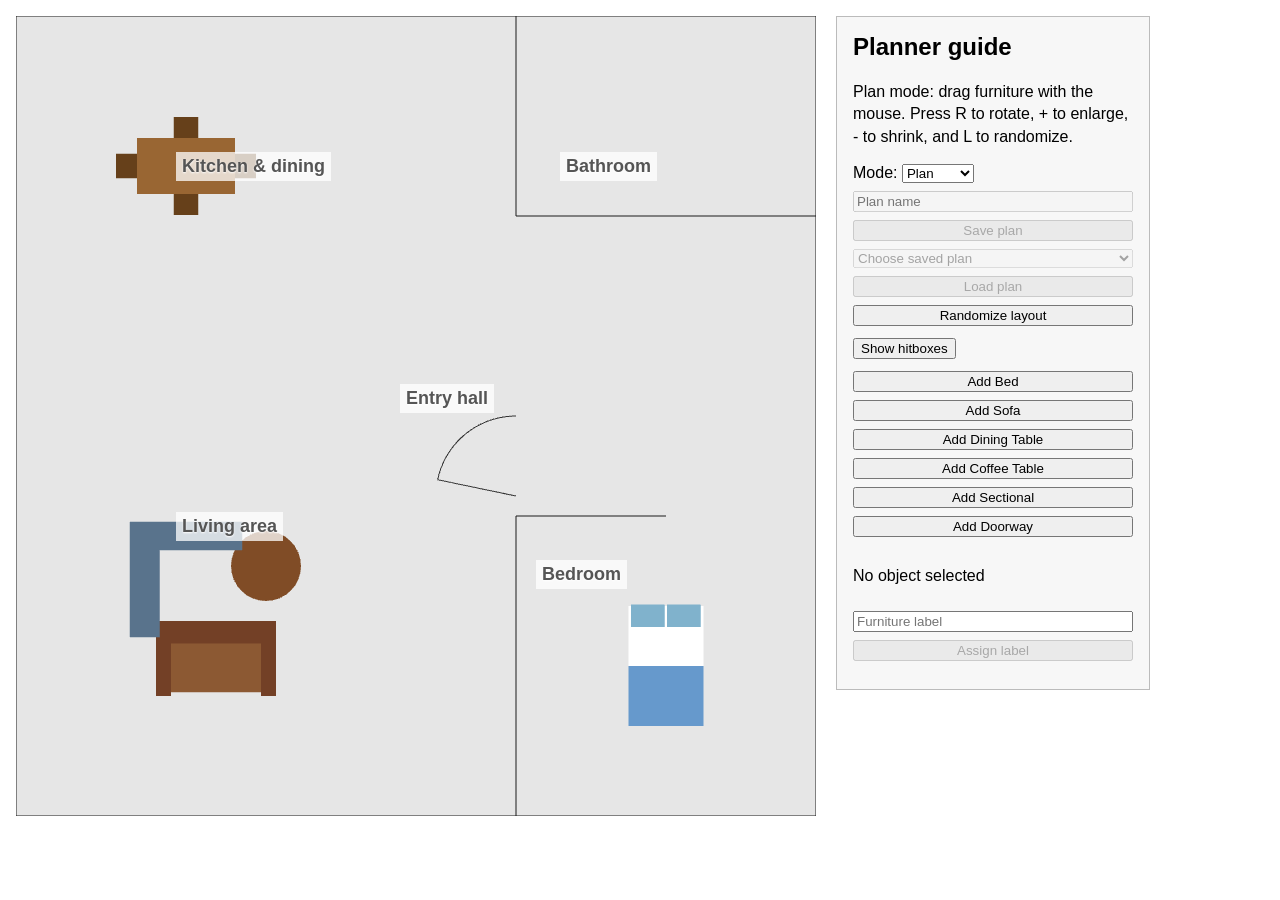
<file: index.html>
<!DOCTYPE html>
<html>
    <head>
        <title>Furniture Layout Planner - Unnath Chittimalla</title>
        <link rel="stylesheet" href="style.css">
    </head>

    <body>
        <div id="roomCanvas">
            <!-- the canvas is only the drawing surface; the guide controls are html. -->
            <canvas id="glCanvas" width="800" height="800"></canvas>
            <div id="roomLabels">
                <span class="livingLabel">Living area</span>
                <span class="bedroomLabel">Bedroom</span>
                <span class="diningLabel">Kitchen &amp; dining</span>
                <span class="kitchenLabel">Bathroom</span>
                <span class="entryLabel">Entry hall</span>
            </div>
        </div>
        <aside id="sidebar">
            <h2>Planner guide</h2>
            <p>Plan mode: drag furniture with the mouse. Press R to rotate, + to enlarge, - to shrink, and L to randomize.</p>
            <div id="controls">
                <label>Mode:
                    <select id="modeSelect">
                        <option value="plan">Plan</option>
                        <option value="save">Save</option>
                        <option value="retrieve">Retrieve</option>
                    </select>
                </label>
                <input id="planName" type="text" placeholder="Plan name">
                <button id="savePlan" type="button">Save plan</button>
                <select id="savedPlans">
                    <option value="">Choose saved plan</option>
                </select>
                <button id="loadPlan" type="button">Load plan</button>
                <button id="randomizeButton" type="button">Randomize layout</button>
            </div>
            <button id="hitboxToggle" type="button">Show hitboxes</button>
            <div id="spawnPanel">
                <button data-type="bed" type="button">Add Bed</button>
                <button data-type="sofa" type="button">Add Sofa</button>
                <button data-type="diningTable" type="button">Add Dining Table</button>
                <button data-type="coffeeTable" type="button">Add Coffee Table</button>
                <button data-type="sectional" type="button">Add Sectional</button>
                <button data-type="door" type="button">Add Doorway</button>
            </div>
            <div id="objectInfo">
                <p id="selectionText">No object selected</p>
                <input id="labelInput" type="text" placeholder="Furniture label">
                <button id="assignLabel" type="button">Assign label</button>
            </div>
        </aside>
        <!-- vertex shader runs on the gpu. javascript sends attributes and uniforms into it. -->
         <script id="vertex-shader" type="notjs">
            attribute vec2 a_position;
            uniform mat4 u_matrix;
            uniform mat4 u_projection;

            void main() {
                gl_Position = u_projection*u_matrix*vec4(a_position, 0.0, 1.0);
                //gl_pointsize = 20.0;
            }
         </script>

         <script id="fragment-shader" type="notjs">
            precision mediump float;
            uniform vec4 u_color;

            void main() {
                gl_FragColor = u_color;
            }
         </script>
         <script src="gl-matrix-min.js"></script>
        <script src="main.js"></script>
    </body>
</html>
</file>
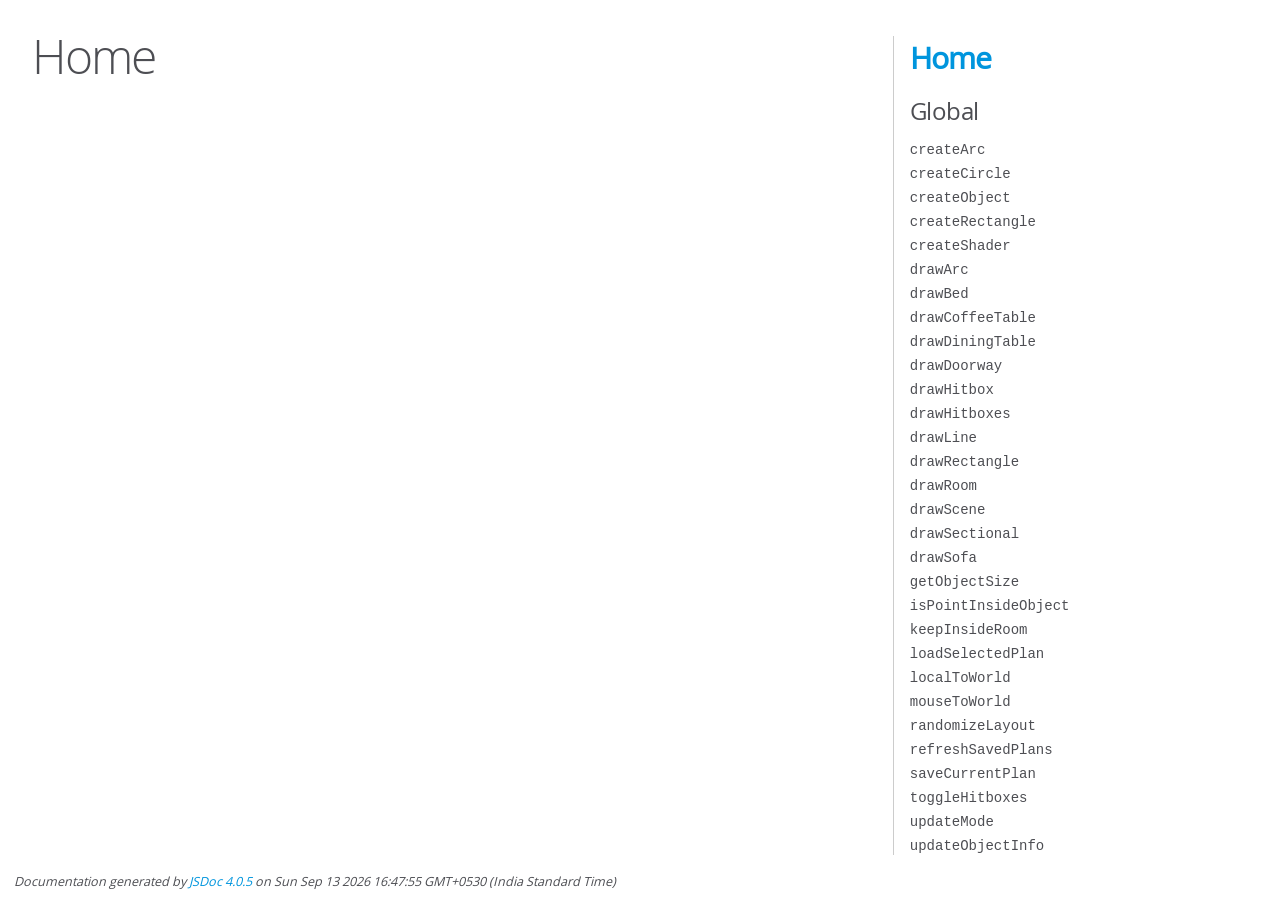
<file: docs/jsdoc/index.html>
<!DOCTYPE html>
<html lang="en">
<head>
    <meta charset="utf-8">
    <title>JSDoc: Home</title>

    <script src="scripts/prettify/prettify.js"> </script>
    <script src="scripts/prettify/lang-css.js"> </script>
    <!--[if lt IE 9]>
      <script src="//html5shiv.googlecode.com/svn/trunk/html5.js"></script>
    <![endif]-->
    <link type="text/css" rel="stylesheet" href="styles/prettify-tomorrow.css">
    <link type="text/css" rel="stylesheet" href="styles/jsdoc-default.css">
</head>

<body>

<div id="main">

    <h1 class="page-title">Home</h1>

    



    


    <h3> </h3>










    









</div>

<nav>
    <h2><a href="index.html">Home</a></h2><h3>Global</h3><ul><li><a href="global.html#createArc">createArc</a></li><li><a href="global.html#createCircle">createCircle</a></li><li><a href="global.html#createObject">createObject</a></li><li><a href="global.html#createRectangle">createRectangle</a></li><li><a href="global.html#createShader">createShader</a></li><li><a href="global.html#drawArc">drawArc</a></li><li><a href="global.html#drawBed">drawBed</a></li><li><a href="global.html#drawCoffeeTable">drawCoffeeTable</a></li><li><a href="global.html#drawDiningTable">drawDiningTable</a></li><li><a href="global.html#drawDoorway">drawDoorway</a></li><li><a href="global.html#drawHitbox">drawHitbox</a></li><li><a href="global.html#drawHitboxes">drawHitboxes</a></li><li><a href="global.html#drawLine">drawLine</a></li><li><a href="global.html#drawRectangle">drawRectangle</a></li><li><a href="global.html#drawRoom">drawRoom</a></li><li><a href="global.html#drawScene">drawScene</a></li><li><a href="global.html#drawSectional">drawSectional</a></li><li><a href="global.html#drawSofa">drawSofa</a></li><li><a href="global.html#getObjectSize">getObjectSize</a></li><li><a href="global.html#isPointInsideObject">isPointInsideObject</a></li><li><a href="global.html#keepInsideRoom">keepInsideRoom</a></li><li><a href="global.html#loadSelectedPlan">loadSelectedPlan</a></li><li><a href="global.html#localToWorld">localToWorld</a></li><li><a href="global.html#mouseToWorld">mouseToWorld</a></li><li><a href="global.html#randomizeLayout">randomizeLayout</a></li><li><a href="global.html#refreshSavedPlans">refreshSavedPlans</a></li><li><a href="global.html#saveCurrentPlan">saveCurrentPlan</a></li><li><a href="global.html#toggleHitboxes">toggleHitboxes</a></li><li><a href="global.html#updateMode">updateMode</a></li><li><a href="global.html#updateObjectInfo">updateObjectInfo</a></li></ul>
</nav>

<br class="clear">

<footer>
    Documentation generated by <a href="https://github.com/jsdoc/jsdoc">JSDoc 4.0.5</a> on Sun Sep 13 2026 16:47:55 GMT+0530 (India Standard Time)
</footer>

<script> prettyPrint(); </script>
<script src="scripts/linenumber.js"> </script>
</body>
</html>
</file>
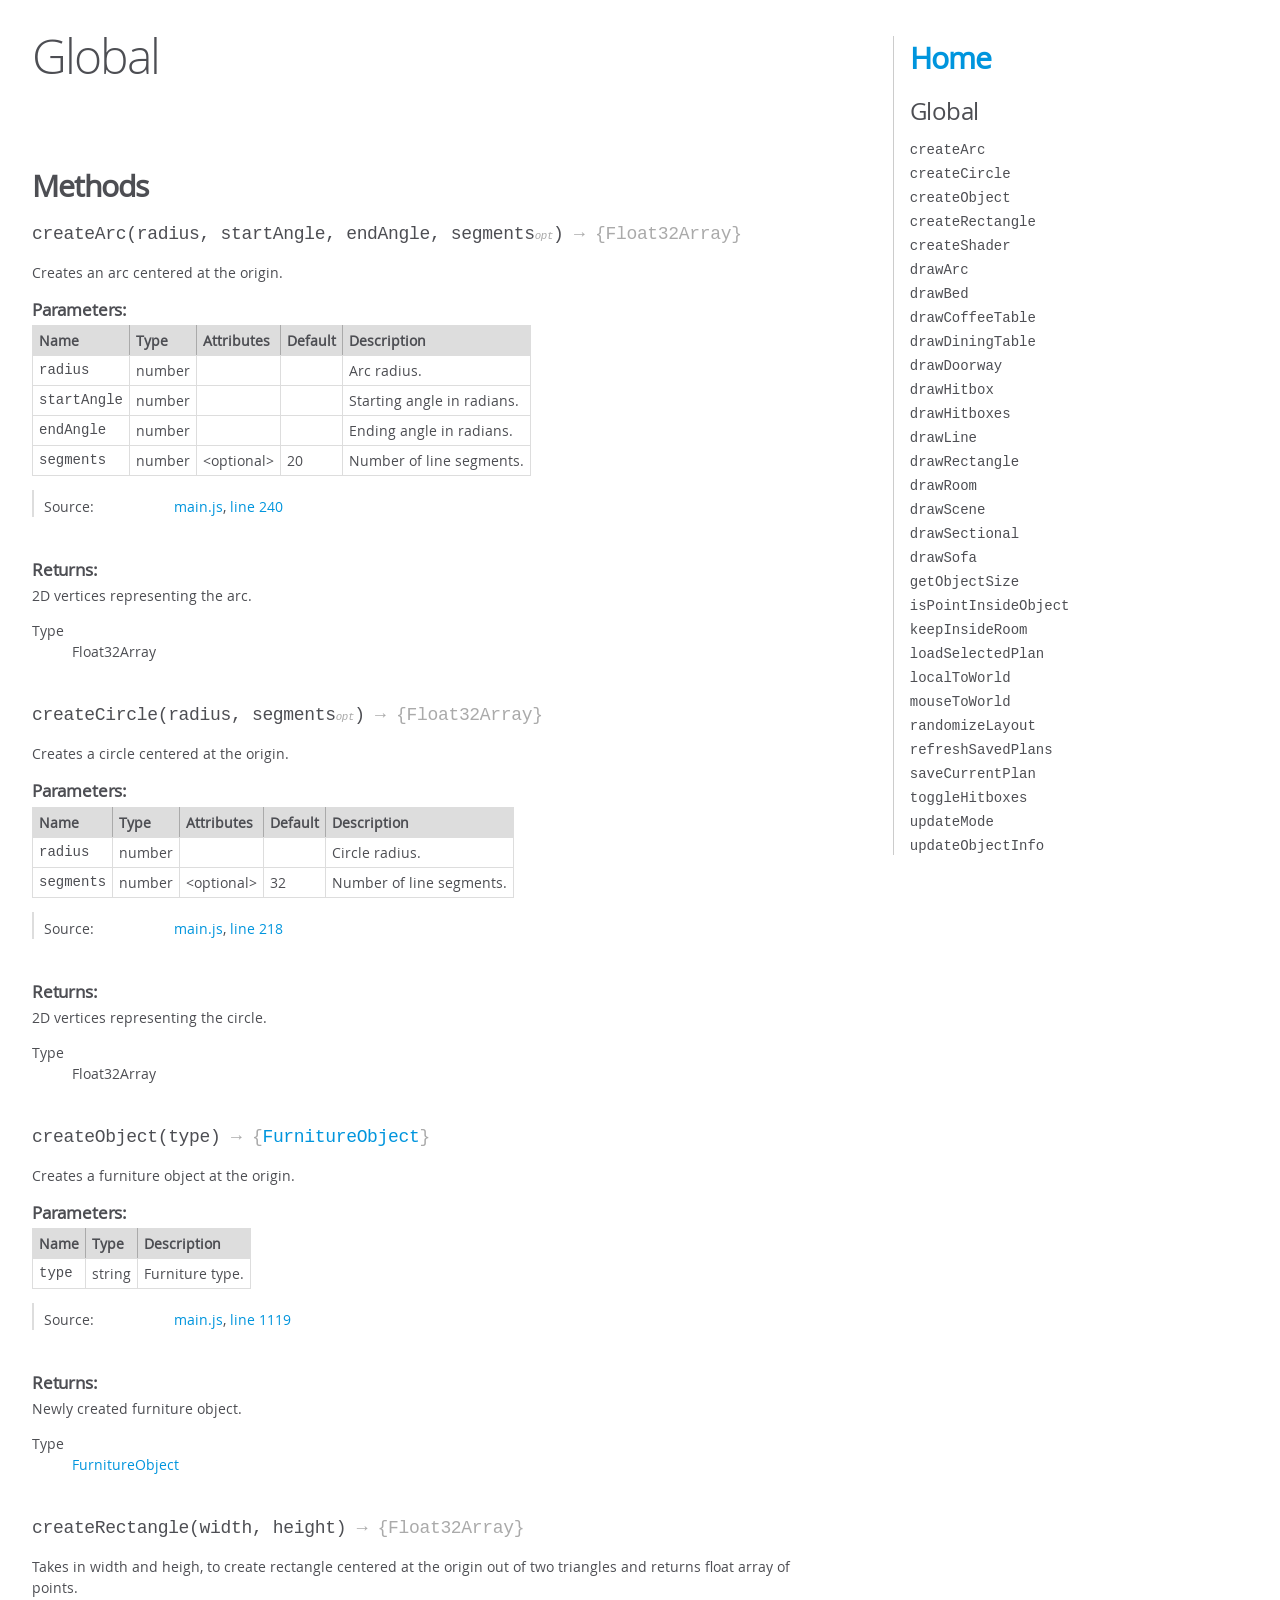
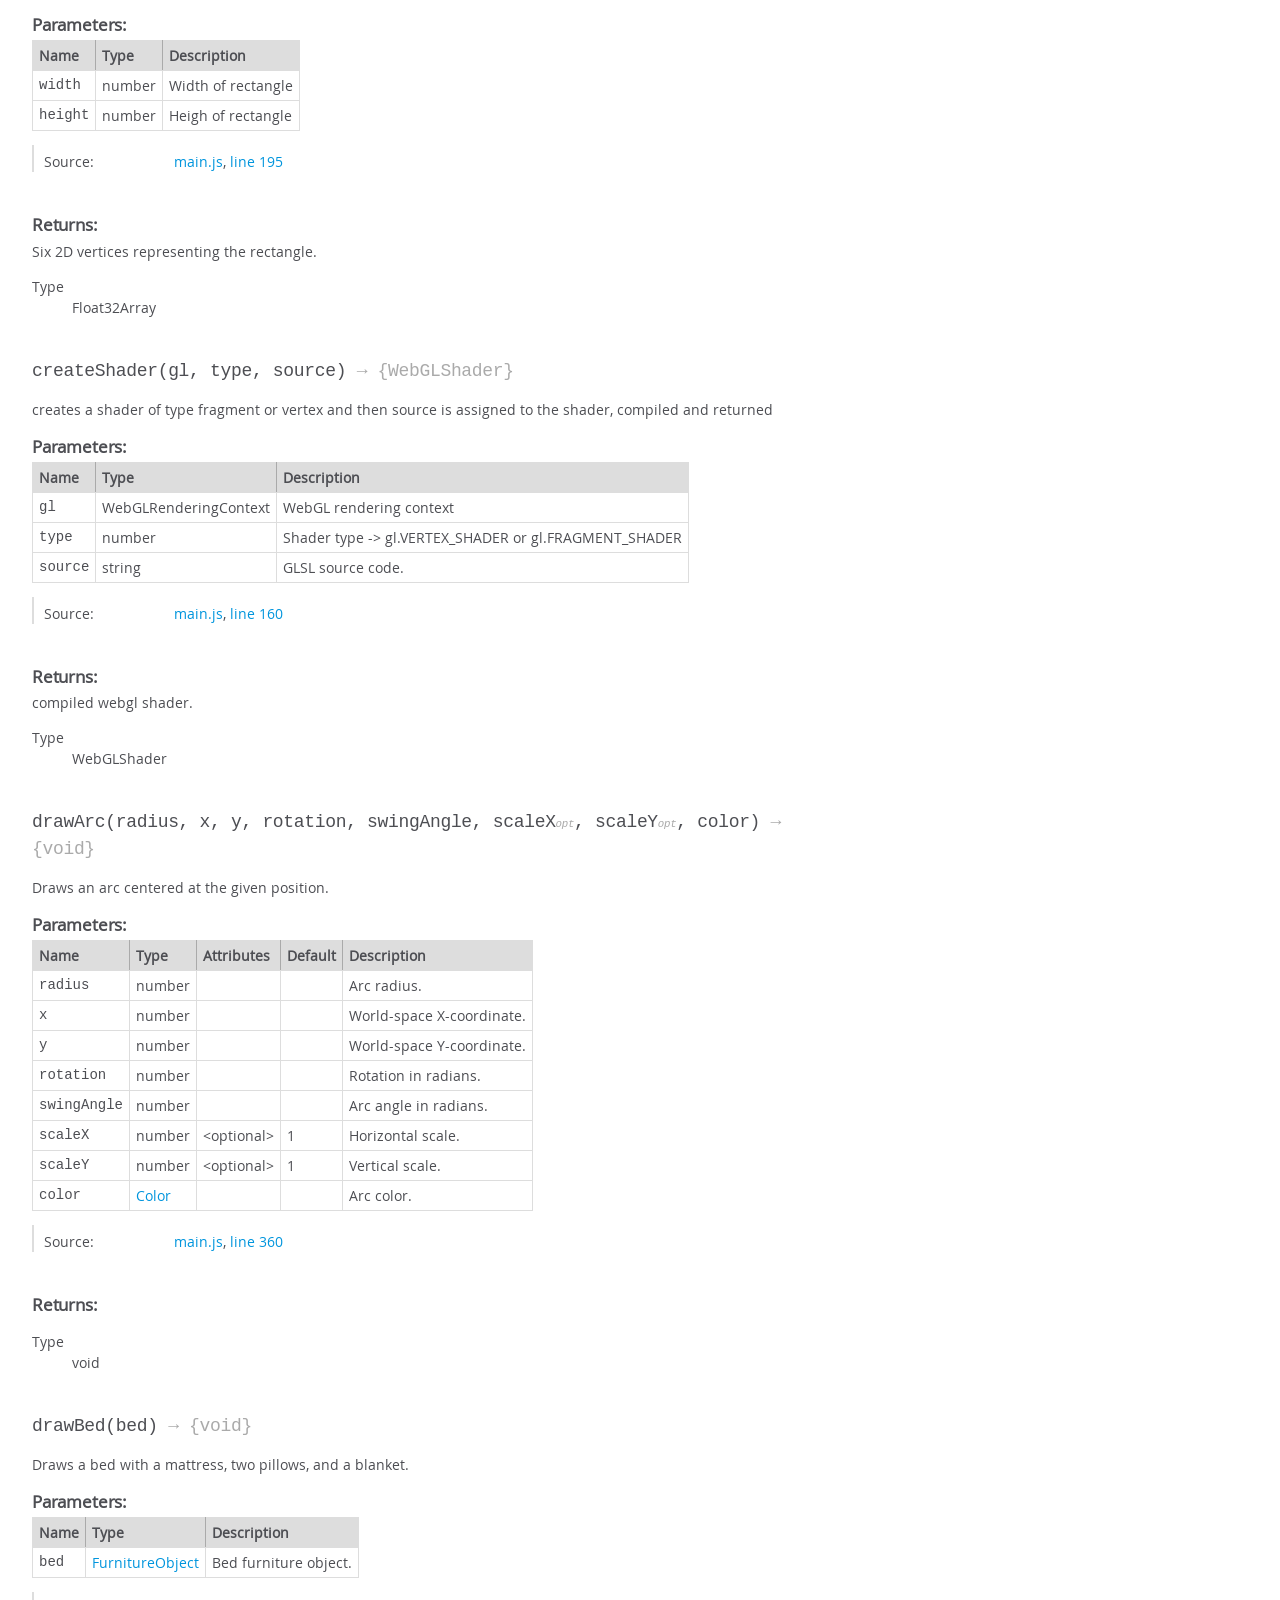
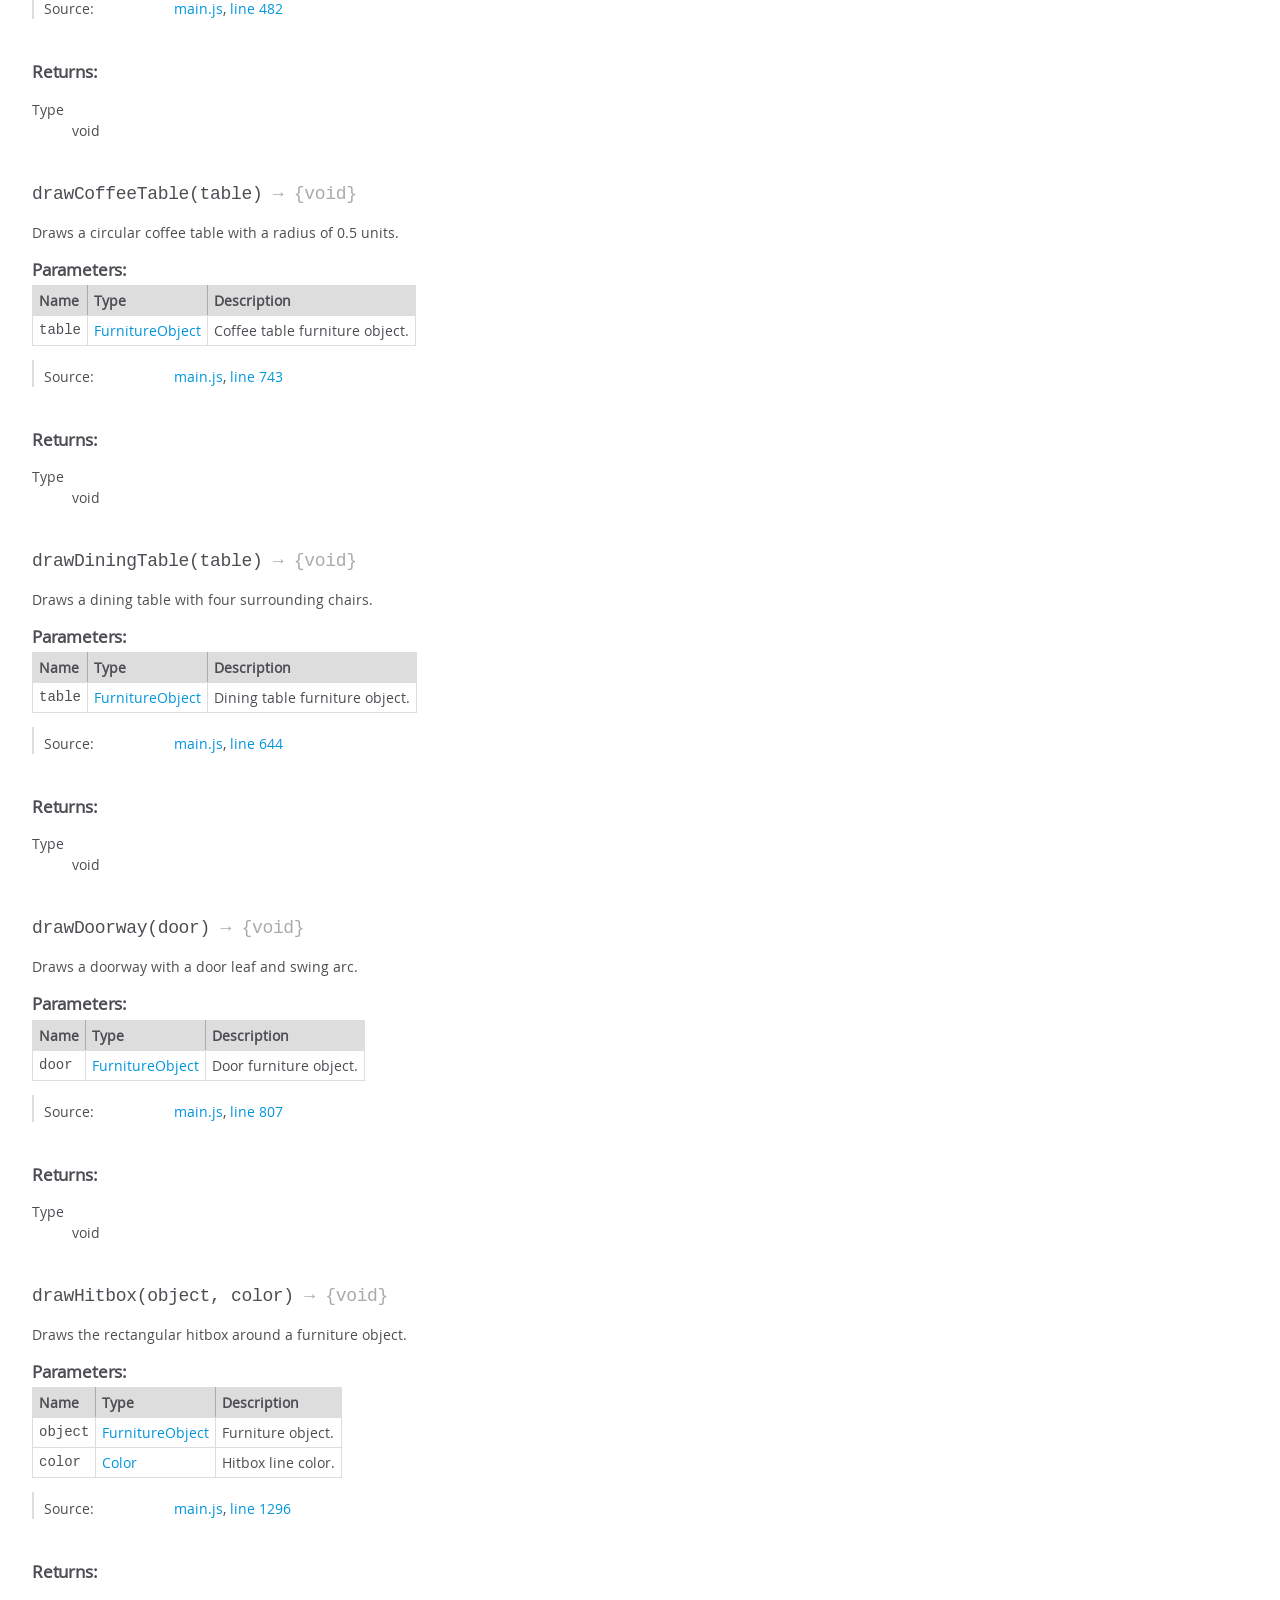
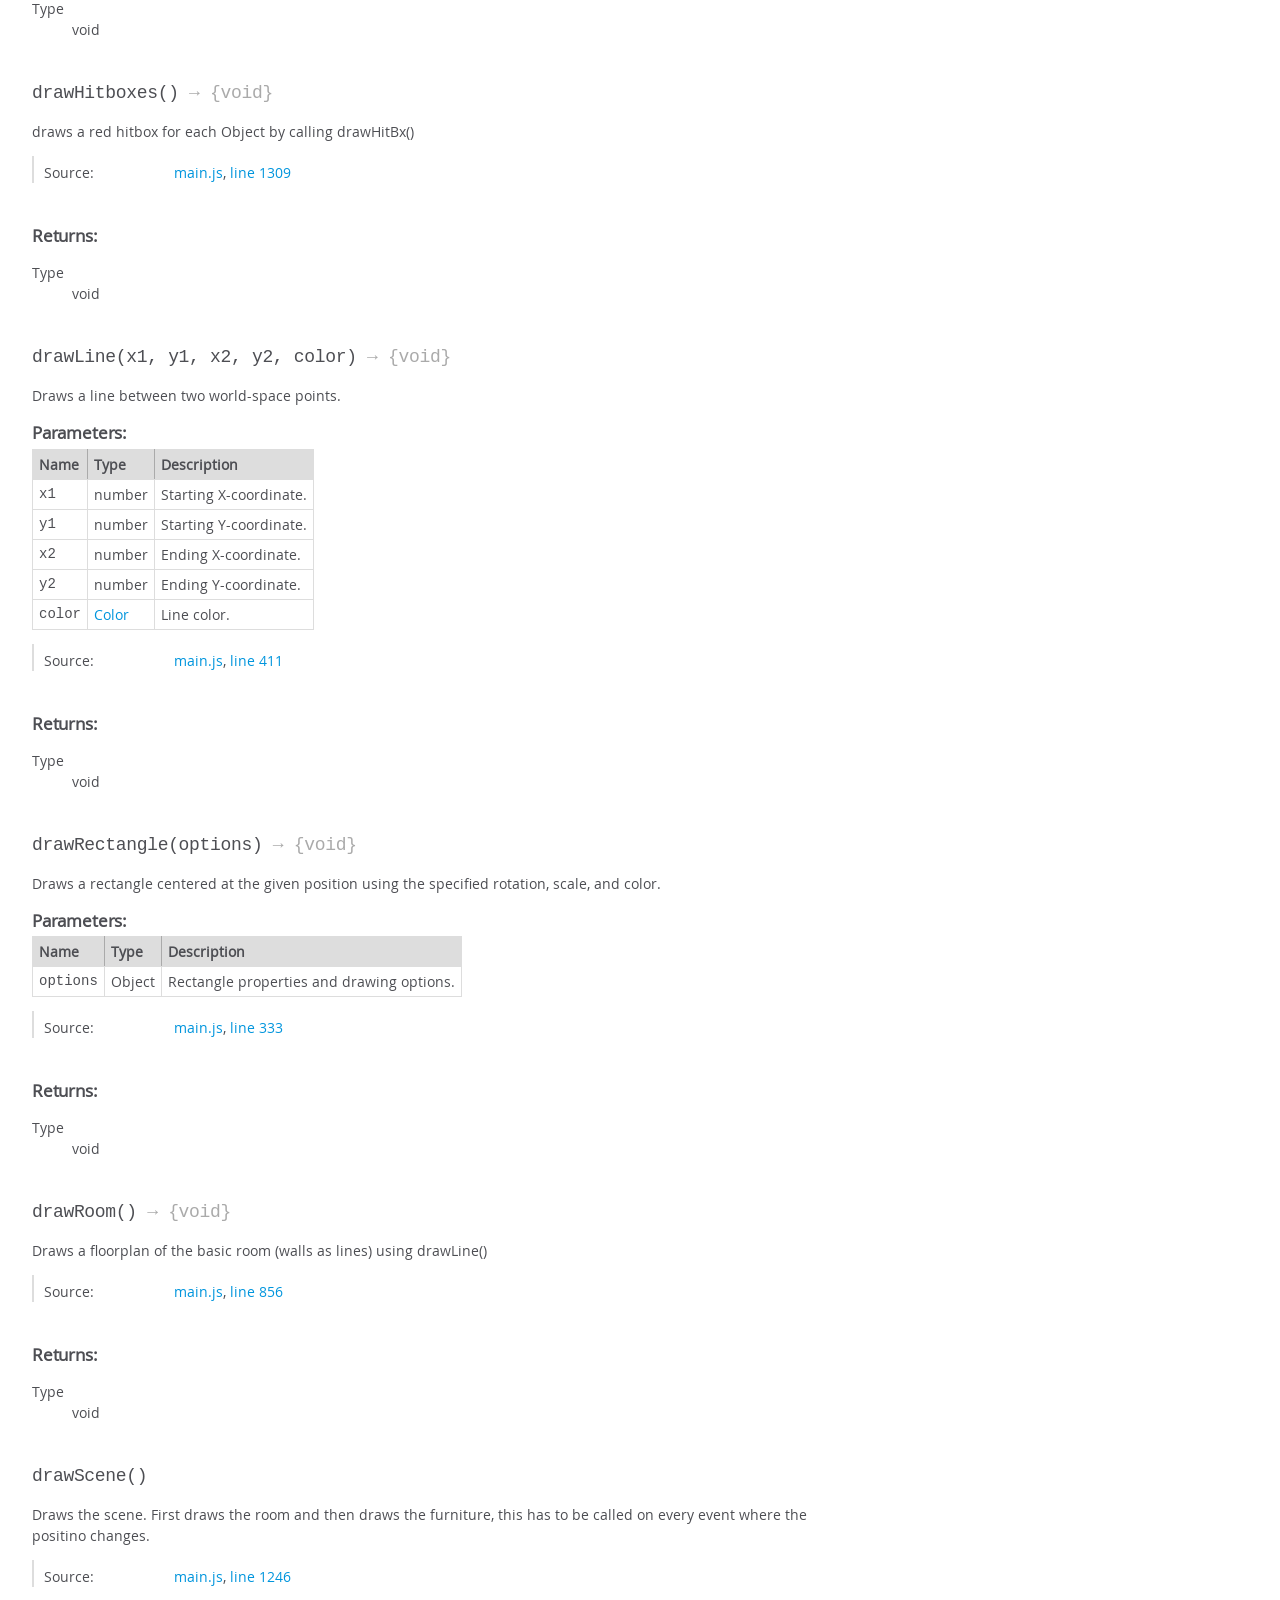
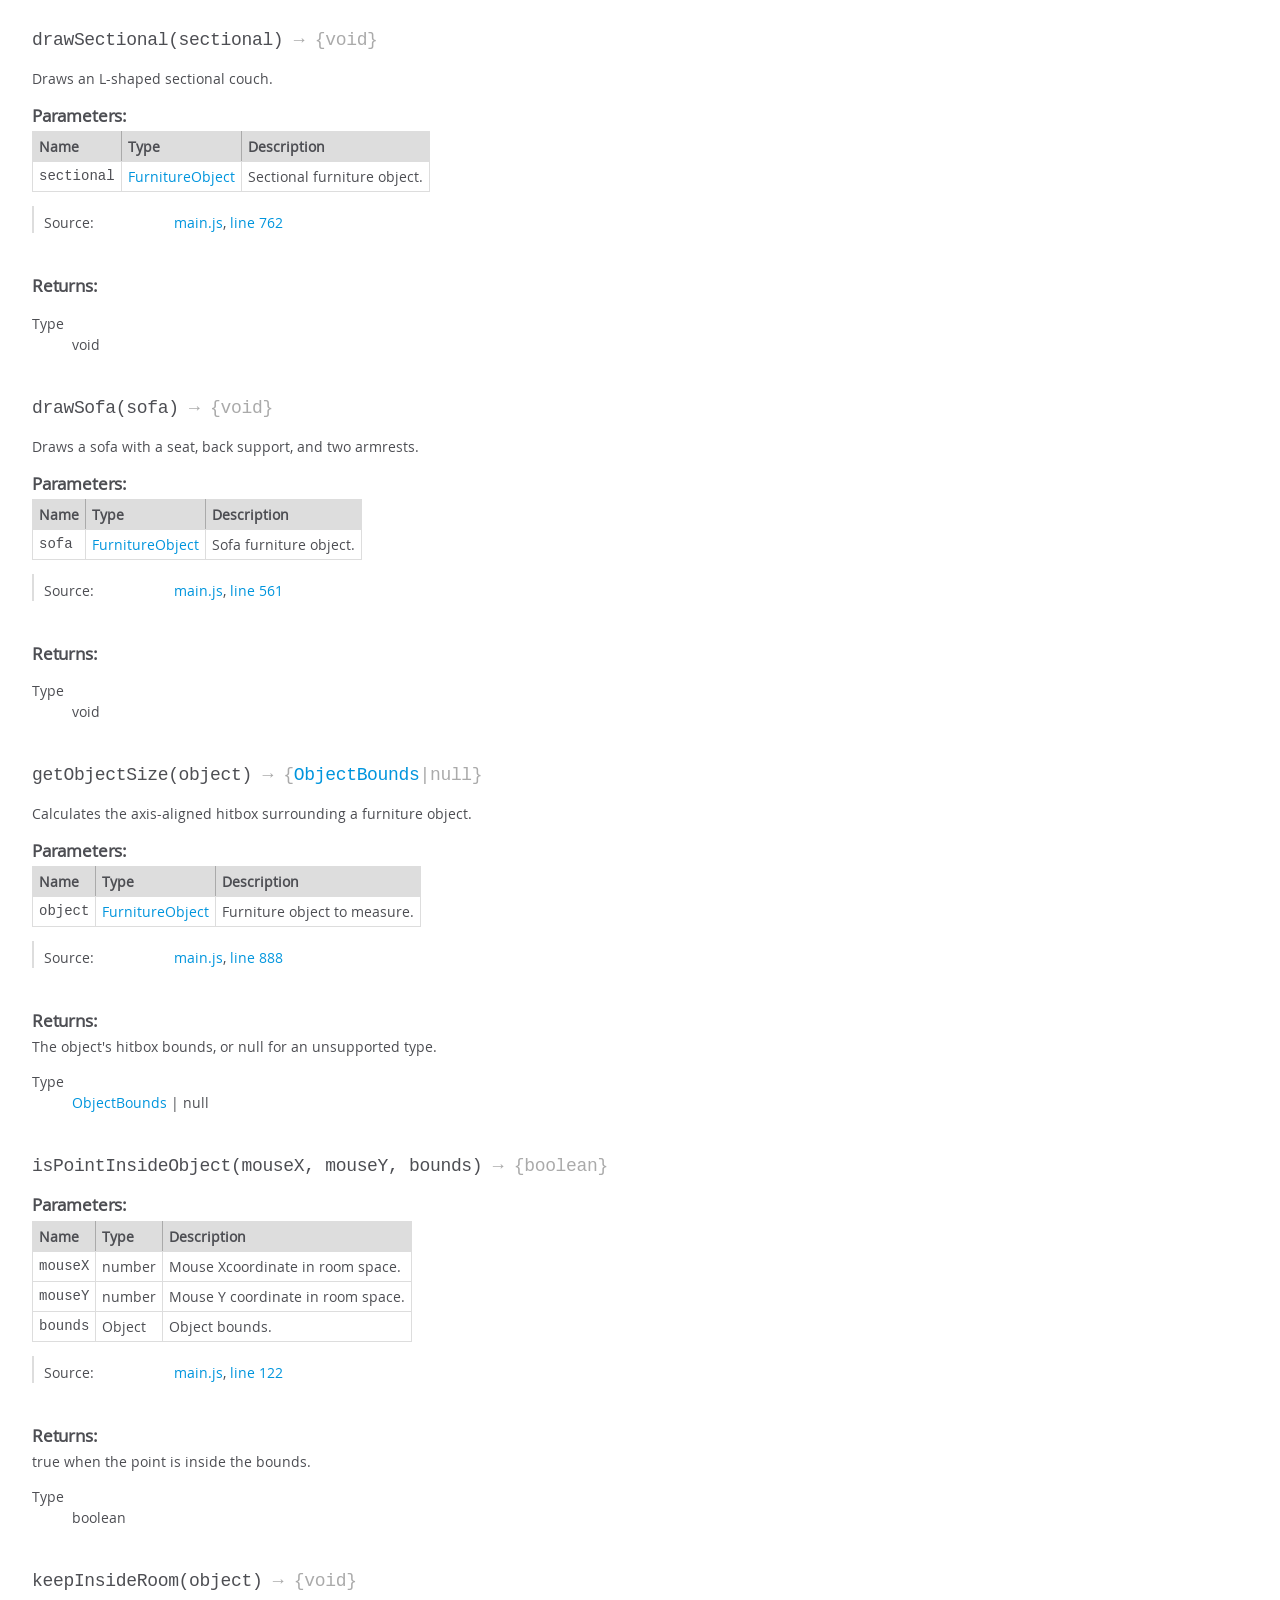
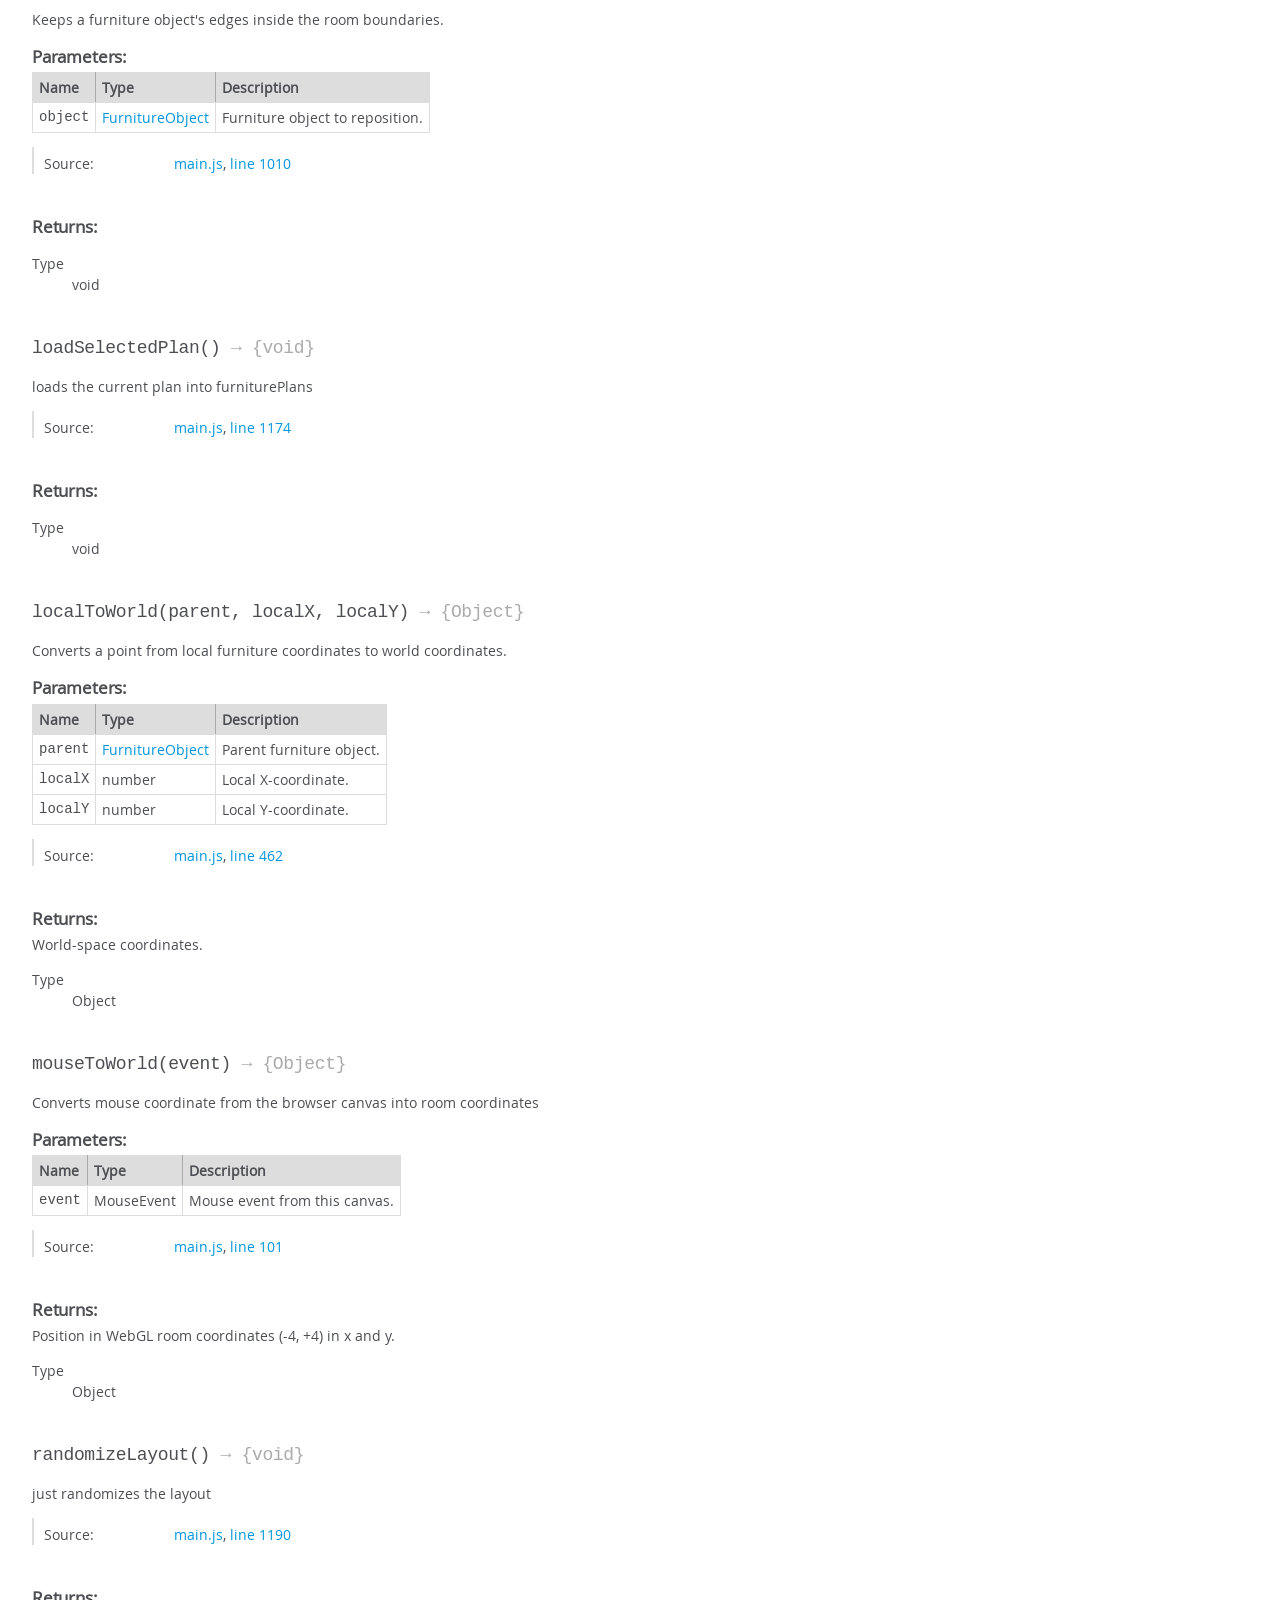
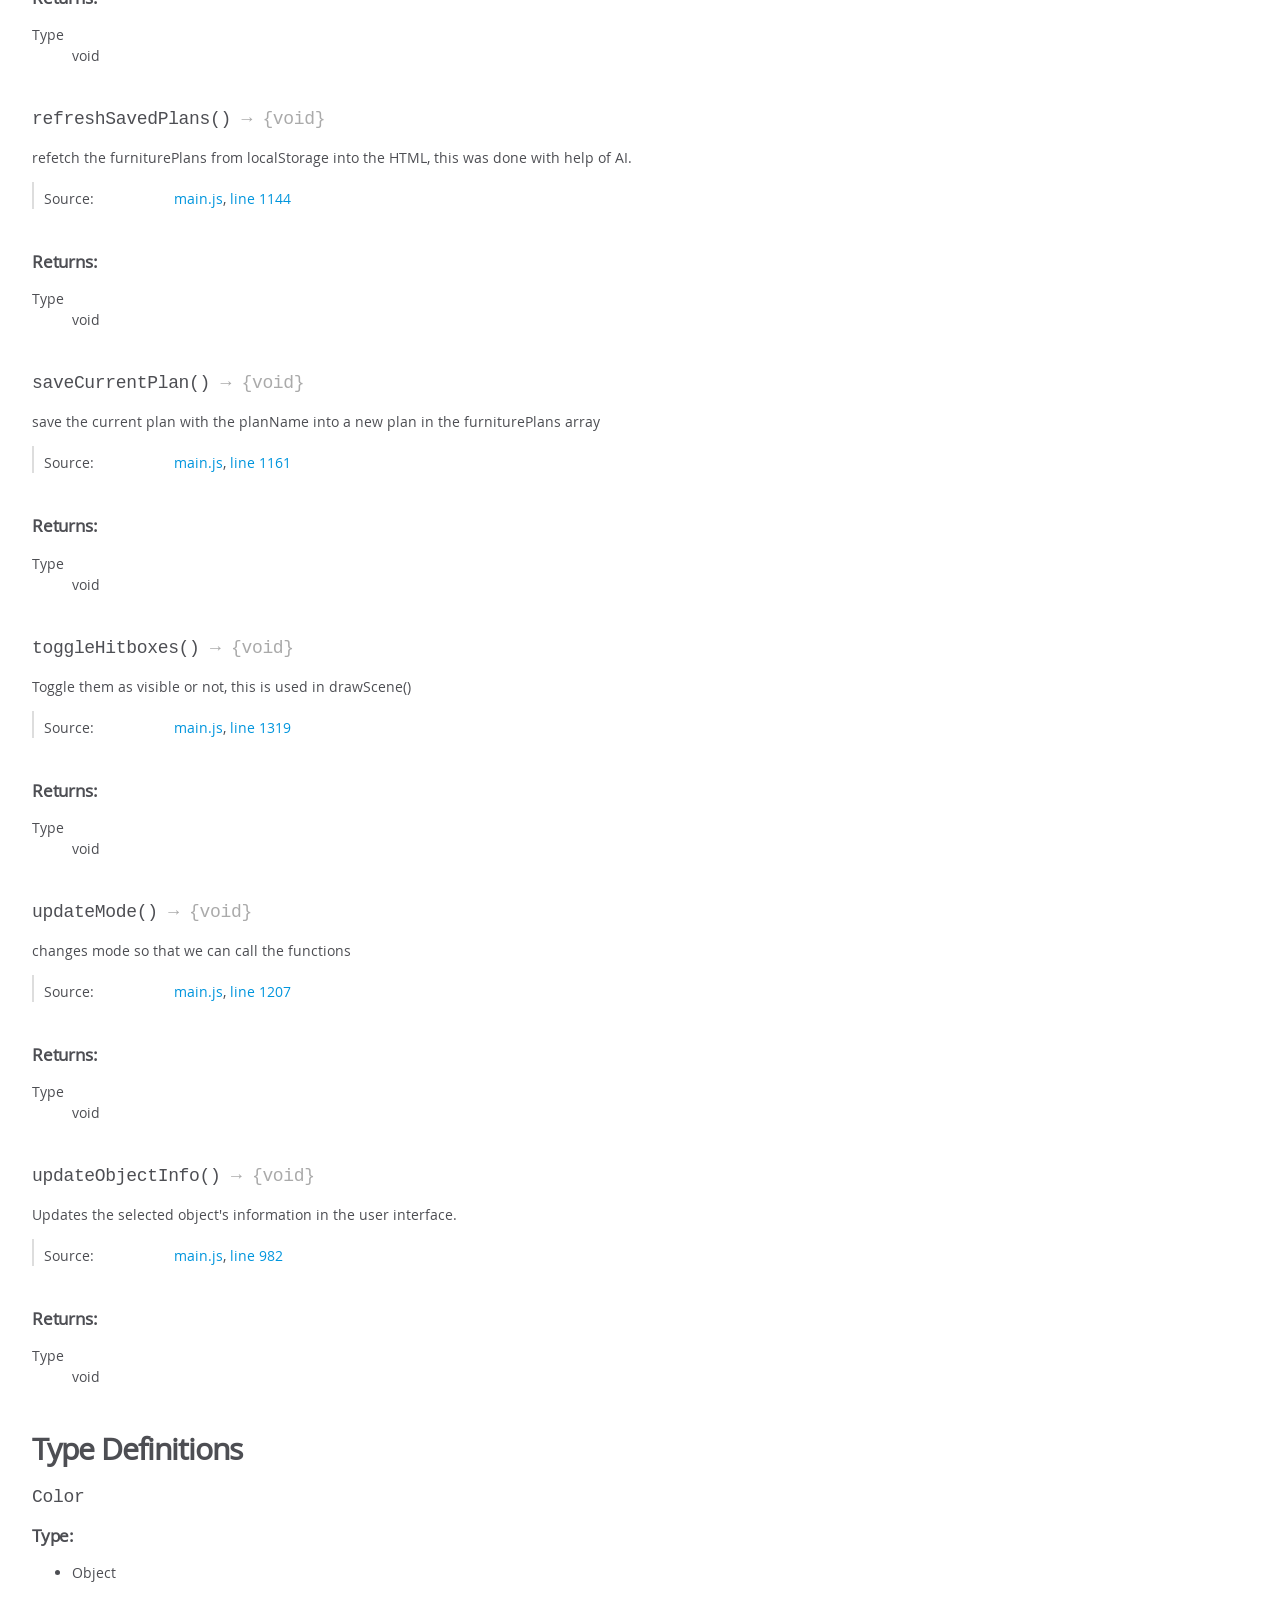
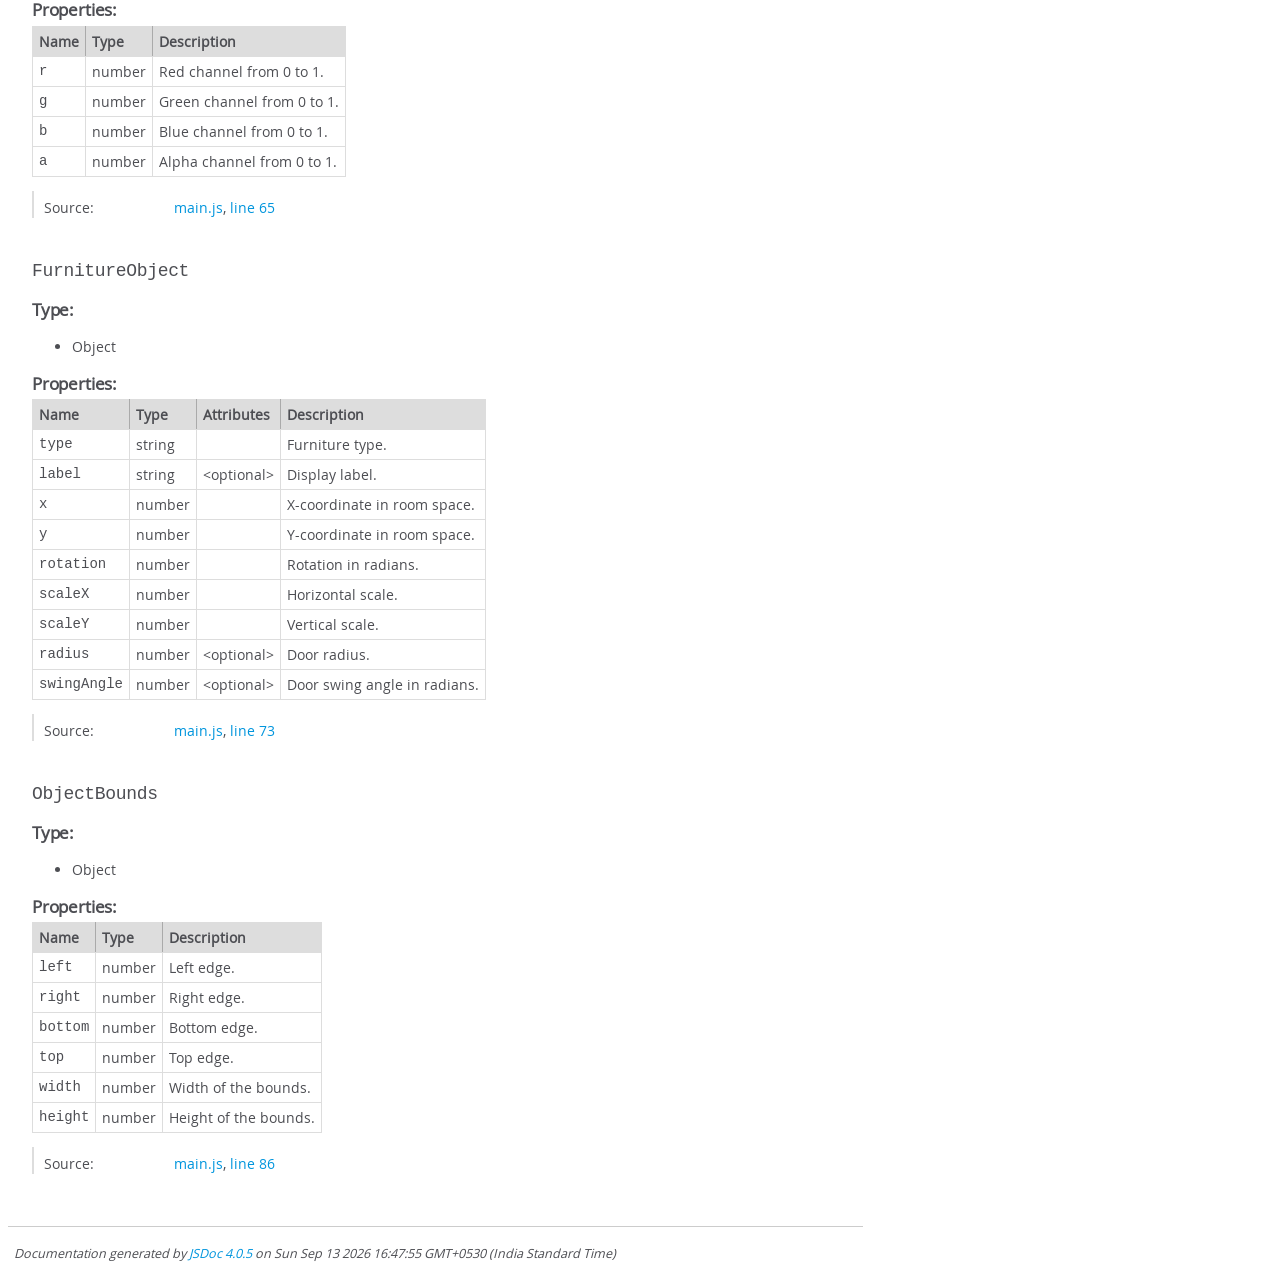
<file: docs/jsdoc/global.html>
<!DOCTYPE html>
<html lang="en">
<head>
    <meta charset="utf-8">
    <title>JSDoc: Global</title>

    <script src="scripts/prettify/prettify.js"> </script>
    <script src="scripts/prettify/lang-css.js"> </script>
    <!--[if lt IE 9]>
      <script src="//html5shiv.googlecode.com/svn/trunk/html5.js"></script>
    <![endif]-->
    <link type="text/css" rel="stylesheet" href="styles/prettify-tomorrow.css">
    <link type="text/css" rel="stylesheet" href="styles/jsdoc-default.css">
</head>

<body>

<div id="main">

    <h1 class="page-title">Global</h1>

    




<section>

<header>
    
        <h2></h2>
        
    
</header>

<article>
    <div class="container-overview">
    
        

        


<dl class="details">

    

    

    

    

    

    

    

    

    

    

    

    

    

    

    

    
</dl>


        
    
    </div>

    

    

    

    

    

    

    

    
        <h3 class="subsection-title">Methods</h3>

        
            

    

    
    <h4 class="name" id="createArc"><span class="type-signature"></span>createArc<span class="signature">(radius, startAngle, endAngle, segments<span class="signature-attributes">opt</span>)</span><span class="type-signature"> &rarr; {Float32Array}</span></h4>
    

    



<div class="description">
    Creates an arc centered at the origin.
</div>









    <h5>Parameters:</h5>
    

<table class="params">
    <thead>
    <tr>
        
        <th>Name</th>
        

        <th>Type</th>

        
        <th>Attributes</th>
        

        
        <th>Default</th>
        

        <th class="last">Description</th>
    </tr>
    </thead>

    <tbody>
    

        <tr>
            
                <td class="name"><code>radius</code></td>
            

            <td class="type">
            
                
<span class="param-type">number</span>


            
            </td>

            
                <td class="attributes">
                

                

                
                </td>
            

            
                <td class="default">
                
                </td>
            

            <td class="description last">Arc radius.</td>
        </tr>

    

        <tr>
            
                <td class="name"><code>startAngle</code></td>
            

            <td class="type">
            
                
<span class="param-type">number</span>


            
            </td>

            
                <td class="attributes">
                

                

                
                </td>
            

            
                <td class="default">
                
                </td>
            

            <td class="description last">Starting angle in radians.</td>
        </tr>

    

        <tr>
            
                <td class="name"><code>endAngle</code></td>
            

            <td class="type">
            
                
<span class="param-type">number</span>


            
            </td>

            
                <td class="attributes">
                

                

                
                </td>
            

            
                <td class="default">
                
                </td>
            

            <td class="description last">Ending angle in radians.</td>
        </tr>

    

        <tr>
            
                <td class="name"><code>segments</code></td>
            

            <td class="type">
            
                
<span class="param-type">number</span>


            
            </td>

            
                <td class="attributes">
                
                    &lt;optional><br>
                

                

                
                </td>
            

            
                <td class="default">
                
                    20
                
                </td>
            

            <td class="description last">Number of line segments.</td>
        </tr>

    
    </tbody>
</table>






<dl class="details">

    

    

    

    

    

    

    

    

    

    

    

    

    
    <dt class="tag-source">Source:</dt>
    <dd class="tag-source"><ul class="dummy"><li>
        <a href="main.js.html">main.js</a>, <a href="main.js.html#line240">line 240</a>
    </li></ul></dd>
    

    

    

    
</dl>















<h5>Returns:</h5>

        
<div class="param-desc">
    2D vertices representing the arc.
</div>



<dl>
    <dt>
        Type
    </dt>
    <dd>
        
<span class="param-type">Float32Array</span>


    </dd>
</dl>

    





        
            

    

    
    <h4 class="name" id="createCircle"><span class="type-signature"></span>createCircle<span class="signature">(radius, segments<span class="signature-attributes">opt</span>)</span><span class="type-signature"> &rarr; {Float32Array}</span></h4>
    

    



<div class="description">
    Creates a circle centered at the origin.
</div>









    <h5>Parameters:</h5>
    

<table class="params">
    <thead>
    <tr>
        
        <th>Name</th>
        

        <th>Type</th>

        
        <th>Attributes</th>
        

        
        <th>Default</th>
        

        <th class="last">Description</th>
    </tr>
    </thead>

    <tbody>
    

        <tr>
            
                <td class="name"><code>radius</code></td>
            

            <td class="type">
            
                
<span class="param-type">number</span>


            
            </td>

            
                <td class="attributes">
                

                

                
                </td>
            

            
                <td class="default">
                
                </td>
            

            <td class="description last">Circle radius.</td>
        </tr>

    

        <tr>
            
                <td class="name"><code>segments</code></td>
            

            <td class="type">
            
                
<span class="param-type">number</span>


            
            </td>

            
                <td class="attributes">
                
                    &lt;optional><br>
                

                

                
                </td>
            

            
                <td class="default">
                
                    32
                
                </td>
            

            <td class="description last">Number of line segments.</td>
        </tr>

    
    </tbody>
</table>






<dl class="details">

    

    

    

    

    

    

    

    

    

    

    

    

    
    <dt class="tag-source">Source:</dt>
    <dd class="tag-source"><ul class="dummy"><li>
        <a href="main.js.html">main.js</a>, <a href="main.js.html#line218">line 218</a>
    </li></ul></dd>
    

    

    

    
</dl>















<h5>Returns:</h5>

        
<div class="param-desc">
    2D vertices representing the circle.
</div>



<dl>
    <dt>
        Type
    </dt>
    <dd>
        
<span class="param-type">Float32Array</span>


    </dd>
</dl>

    





        
            

    

    
    <h4 class="name" id="createObject"><span class="type-signature"></span>createObject<span class="signature">(type)</span><span class="type-signature"> &rarr; {<a href="global.html#FurnitureObject">FurnitureObject</a>}</span></h4>
    

    



<div class="description">
    Creates a furniture object at the origin.
</div>









    <h5>Parameters:</h5>
    

<table class="params">
    <thead>
    <tr>
        
        <th>Name</th>
        

        <th>Type</th>

        

        

        <th class="last">Description</th>
    </tr>
    </thead>

    <tbody>
    

        <tr>
            
                <td class="name"><code>type</code></td>
            

            <td class="type">
            
                
<span class="param-type">string</span>


            
            </td>

            

            

            <td class="description last">Furniture type.</td>
        </tr>

    
    </tbody>
</table>






<dl class="details">

    

    

    

    

    

    

    

    

    

    

    

    

    
    <dt class="tag-source">Source:</dt>
    <dd class="tag-source"><ul class="dummy"><li>
        <a href="main.js.html">main.js</a>, <a href="main.js.html#line1119">line 1119</a>
    </li></ul></dd>
    

    

    

    
</dl>















<h5>Returns:</h5>

        
<div class="param-desc">
    Newly created furniture object.
</div>



<dl>
    <dt>
        Type
    </dt>
    <dd>
        
<span class="param-type"><a href="global.html#FurnitureObject">FurnitureObject</a></span>


    </dd>
</dl>

    





        
            

    

    
    <h4 class="name" id="createRectangle"><span class="type-signature"></span>createRectangle<span class="signature">(width, height)</span><span class="type-signature"> &rarr; {Float32Array}</span></h4>
    

    



<div class="description">
    Takes in width and heigh, to create rectangle centered at the origin out of two triangles and returns float array of points.
</div>









    <h5>Parameters:</h5>
    

<table class="params">
    <thead>
    <tr>
        
        <th>Name</th>
        

        <th>Type</th>

        

        

        <th class="last">Description</th>
    </tr>
    </thead>

    <tbody>
    

        <tr>
            
                <td class="name"><code>width</code></td>
            

            <td class="type">
            
                
<span class="param-type">number</span>


            
            </td>

            

            

            <td class="description last">Width of rectangle</td>
        </tr>

    

        <tr>
            
                <td class="name"><code>height</code></td>
            

            <td class="type">
            
                
<span class="param-type">number</span>


            
            </td>

            

            

            <td class="description last">Heigh of rectangle</td>
        </tr>

    
    </tbody>
</table>






<dl class="details">

    

    

    

    

    

    

    

    

    

    

    

    

    
    <dt class="tag-source">Source:</dt>
    <dd class="tag-source"><ul class="dummy"><li>
        <a href="main.js.html">main.js</a>, <a href="main.js.html#line195">line 195</a>
    </li></ul></dd>
    

    

    

    
</dl>















<h5>Returns:</h5>

        
<div class="param-desc">
    Six 2D vertices representing the rectangle.
</div>



<dl>
    <dt>
        Type
    </dt>
    <dd>
        
<span class="param-type">Float32Array</span>


    </dd>
</dl>

    





        
            

    

    
    <h4 class="name" id="createShader"><span class="type-signature"></span>createShader<span class="signature">(gl, type, source)</span><span class="type-signature"> &rarr; {WebGLShader}</span></h4>
    

    



<div class="description">
    creates a shader of type fragment or vertex and then source is assigned to the shader, compiled and returned
</div>









    <h5>Parameters:</h5>
    

<table class="params">
    <thead>
    <tr>
        
        <th>Name</th>
        

        <th>Type</th>

        

        

        <th class="last">Description</th>
    </tr>
    </thead>

    <tbody>
    

        <tr>
            
                <td class="name"><code>gl</code></td>
            

            <td class="type">
            
                
<span class="param-type">WebGLRenderingContext</span>


            
            </td>

            

            

            <td class="description last">WebGL rendering context</td>
        </tr>

    

        <tr>
            
                <td class="name"><code>type</code></td>
            

            <td class="type">
            
                
<span class="param-type">number</span>


            
            </td>

            

            

            <td class="description last">Shader type -> gl.VERTEX_SHADER or gl.FRAGMENT_SHADER</td>
        </tr>

    

        <tr>
            
                <td class="name"><code>source</code></td>
            

            <td class="type">
            
                
<span class="param-type">string</span>


            
            </td>

            

            

            <td class="description last">GLSL source code.</td>
        </tr>

    
    </tbody>
</table>






<dl class="details">

    

    

    

    

    

    

    

    

    

    

    

    

    
    <dt class="tag-source">Source:</dt>
    <dd class="tag-source"><ul class="dummy"><li>
        <a href="main.js.html">main.js</a>, <a href="main.js.html#line160">line 160</a>
    </li></ul></dd>
    

    

    

    
</dl>















<h5>Returns:</h5>

        
<div class="param-desc">
    compiled webgl shader.
</div>



<dl>
    <dt>
        Type
    </dt>
    <dd>
        
<span class="param-type">WebGLShader</span>


    </dd>
</dl>

    





        
            

    

    
    <h4 class="name" id="drawArc"><span class="type-signature"></span>drawArc<span class="signature">(radius, x, y, rotation, swingAngle, scaleX<span class="signature-attributes">opt</span>, scaleY<span class="signature-attributes">opt</span>, color)</span><span class="type-signature"> &rarr; {void}</span></h4>
    

    



<div class="description">
    Draws an arc centered at the given position.
</div>









    <h5>Parameters:</h5>
    

<table class="params">
    <thead>
    <tr>
        
        <th>Name</th>
        

        <th>Type</th>

        
        <th>Attributes</th>
        

        
        <th>Default</th>
        

        <th class="last">Description</th>
    </tr>
    </thead>

    <tbody>
    

        <tr>
            
                <td class="name"><code>radius</code></td>
            

            <td class="type">
            
                
<span class="param-type">number</span>


            
            </td>

            
                <td class="attributes">
                

                

                
                </td>
            

            
                <td class="default">
                
                </td>
            

            <td class="description last">Arc radius.</td>
        </tr>

    

        <tr>
            
                <td class="name"><code>x</code></td>
            

            <td class="type">
            
                
<span class="param-type">number</span>


            
            </td>

            
                <td class="attributes">
                

                

                
                </td>
            

            
                <td class="default">
                
                </td>
            

            <td class="description last">World-space X-coordinate.</td>
        </tr>

    

        <tr>
            
                <td class="name"><code>y</code></td>
            

            <td class="type">
            
                
<span class="param-type">number</span>


            
            </td>

            
                <td class="attributes">
                

                

                
                </td>
            

            
                <td class="default">
                
                </td>
            

            <td class="description last">World-space Y-coordinate.</td>
        </tr>

    

        <tr>
            
                <td class="name"><code>rotation</code></td>
            

            <td class="type">
            
                
<span class="param-type">number</span>


            
            </td>

            
                <td class="attributes">
                

                

                
                </td>
            

            
                <td class="default">
                
                </td>
            

            <td class="description last">Rotation in radians.</td>
        </tr>

    

        <tr>
            
                <td class="name"><code>swingAngle</code></td>
            

            <td class="type">
            
                
<span class="param-type">number</span>


            
            </td>

            
                <td class="attributes">
                

                

                
                </td>
            

            
                <td class="default">
                
                </td>
            

            <td class="description last">Arc angle in radians.</td>
        </tr>

    

        <tr>
            
                <td class="name"><code>scaleX</code></td>
            

            <td class="type">
            
                
<span class="param-type">number</span>


            
            </td>

            
                <td class="attributes">
                
                    &lt;optional><br>
                

                

                
                </td>
            

            
                <td class="default">
                
                    1
                
                </td>
            

            <td class="description last">Horizontal scale.</td>
        </tr>

    

        <tr>
            
                <td class="name"><code>scaleY</code></td>
            

            <td class="type">
            
                
<span class="param-type">number</span>


            
            </td>

            
                <td class="attributes">
                
                    &lt;optional><br>
                

                

                
                </td>
            

            
                <td class="default">
                
                    1
                
                </td>
            

            <td class="description last">Vertical scale.</td>
        </tr>

    

        <tr>
            
                <td class="name"><code>color</code></td>
            

            <td class="type">
            
                
<span class="param-type"><a href="global.html#Color">Color</a></span>


            
            </td>

            
                <td class="attributes">
                

                

                
                </td>
            

            
                <td class="default">
                
                </td>
            

            <td class="description last">Arc color.</td>
        </tr>

    
    </tbody>
</table>






<dl class="details">

    

    

    

    

    

    

    

    

    

    

    

    

    
    <dt class="tag-source">Source:</dt>
    <dd class="tag-source"><ul class="dummy"><li>
        <a href="main.js.html">main.js</a>, <a href="main.js.html#line360">line 360</a>
    </li></ul></dd>
    

    

    

    
</dl>















<h5>Returns:</h5>

        


<dl>
    <dt>
        Type
    </dt>
    <dd>
        
<span class="param-type">void</span>


    </dd>
</dl>

    





        
            

    

    
    <h4 class="name" id="drawBed"><span class="type-signature"></span>drawBed<span class="signature">(bed)</span><span class="type-signature"> &rarr; {void}</span></h4>
    

    



<div class="description">
    Draws a bed with a mattress, two pillows, and a blanket.
</div>









    <h5>Parameters:</h5>
    

<table class="params">
    <thead>
    <tr>
        
        <th>Name</th>
        

        <th>Type</th>

        

        

        <th class="last">Description</th>
    </tr>
    </thead>

    <tbody>
    

        <tr>
            
                <td class="name"><code>bed</code></td>
            

            <td class="type">
            
                
<span class="param-type"><a href="global.html#FurnitureObject">FurnitureObject</a></span>


            
            </td>

            

            

            <td class="description last">Bed furniture object.</td>
        </tr>

    
    </tbody>
</table>






<dl class="details">

    

    

    

    

    

    

    

    

    

    

    

    

    
    <dt class="tag-source">Source:</dt>
    <dd class="tag-source"><ul class="dummy"><li>
        <a href="main.js.html">main.js</a>, <a href="main.js.html#line482">line 482</a>
    </li></ul></dd>
    

    

    

    
</dl>















<h5>Returns:</h5>

        


<dl>
    <dt>
        Type
    </dt>
    <dd>
        
<span class="param-type">void</span>


    </dd>
</dl>

    





        
            

    

    
    <h4 class="name" id="drawCoffeeTable"><span class="type-signature"></span>drawCoffeeTable<span class="signature">(table)</span><span class="type-signature"> &rarr; {void}</span></h4>
    

    



<div class="description">
    Draws a circular coffee table with a radius of 0.5 units.
</div>









    <h5>Parameters:</h5>
    

<table class="params">
    <thead>
    <tr>
        
        <th>Name</th>
        

        <th>Type</th>

        

        

        <th class="last">Description</th>
    </tr>
    </thead>

    <tbody>
    

        <tr>
            
                <td class="name"><code>table</code></td>
            

            <td class="type">
            
                
<span class="param-type"><a href="global.html#FurnitureObject">FurnitureObject</a></span>


            
            </td>

            

            

            <td class="description last">Coffee table furniture object.</td>
        </tr>

    
    </tbody>
</table>






<dl class="details">

    

    

    

    

    

    

    

    

    

    

    

    

    
    <dt class="tag-source">Source:</dt>
    <dd class="tag-source"><ul class="dummy"><li>
        <a href="main.js.html">main.js</a>, <a href="main.js.html#line743">line 743</a>
    </li></ul></dd>
    

    

    

    
</dl>















<h5>Returns:</h5>

        


<dl>
    <dt>
        Type
    </dt>
    <dd>
        
<span class="param-type">void</span>


    </dd>
</dl>

    





        
            

    

    
    <h4 class="name" id="drawDiningTable"><span class="type-signature"></span>drawDiningTable<span class="signature">(table)</span><span class="type-signature"> &rarr; {void}</span></h4>
    

    



<div class="description">
    Draws a dining table with four surrounding chairs.
</div>









    <h5>Parameters:</h5>
    

<table class="params">
    <thead>
    <tr>
        
        <th>Name</th>
        

        <th>Type</th>

        

        

        <th class="last">Description</th>
    </tr>
    </thead>

    <tbody>
    

        <tr>
            
                <td class="name"><code>table</code></td>
            

            <td class="type">
            
                
<span class="param-type"><a href="global.html#FurnitureObject">FurnitureObject</a></span>


            
            </td>

            

            

            <td class="description last">Dining table furniture object.</td>
        </tr>

    
    </tbody>
</table>






<dl class="details">

    

    

    

    

    

    

    

    

    

    

    

    

    
    <dt class="tag-source">Source:</dt>
    <dd class="tag-source"><ul class="dummy"><li>
        <a href="main.js.html">main.js</a>, <a href="main.js.html#line644">line 644</a>
    </li></ul></dd>
    

    

    

    
</dl>















<h5>Returns:</h5>

        


<dl>
    <dt>
        Type
    </dt>
    <dd>
        
<span class="param-type">void</span>


    </dd>
</dl>

    





        
            

    

    
    <h4 class="name" id="drawDoorway"><span class="type-signature"></span>drawDoorway<span class="signature">(door)</span><span class="type-signature"> &rarr; {void}</span></h4>
    

    



<div class="description">
    Draws a doorway with a door leaf and swing arc.
</div>









    <h5>Parameters:</h5>
    

<table class="params">
    <thead>
    <tr>
        
        <th>Name</th>
        

        <th>Type</th>

        

        

        <th class="last">Description</th>
    </tr>
    </thead>

    <tbody>
    

        <tr>
            
                <td class="name"><code>door</code></td>
            

            <td class="type">
            
                
<span class="param-type"><a href="global.html#FurnitureObject">FurnitureObject</a></span>


            
            </td>

            

            

            <td class="description last">Door furniture object.</td>
        </tr>

    
    </tbody>
</table>






<dl class="details">

    

    

    

    

    

    

    

    

    

    

    

    

    
    <dt class="tag-source">Source:</dt>
    <dd class="tag-source"><ul class="dummy"><li>
        <a href="main.js.html">main.js</a>, <a href="main.js.html#line807">line 807</a>
    </li></ul></dd>
    

    

    

    
</dl>















<h5>Returns:</h5>

        


<dl>
    <dt>
        Type
    </dt>
    <dd>
        
<span class="param-type">void</span>


    </dd>
</dl>

    





        
            

    

    
    <h4 class="name" id="drawHitbox"><span class="type-signature"></span>drawHitbox<span class="signature">(object, color)</span><span class="type-signature"> &rarr; {void}</span></h4>
    

    



<div class="description">
    Draws the rectangular hitbox around a furniture object.
</div>









    <h5>Parameters:</h5>
    

<table class="params">
    <thead>
    <tr>
        
        <th>Name</th>
        

        <th>Type</th>

        

        

        <th class="last">Description</th>
    </tr>
    </thead>

    <tbody>
    

        <tr>
            
                <td class="name"><code>object</code></td>
            

            <td class="type">
            
                
<span class="param-type"><a href="global.html#FurnitureObject">FurnitureObject</a></span>


            
            </td>

            

            

            <td class="description last">Furniture object.</td>
        </tr>

    

        <tr>
            
                <td class="name"><code>color</code></td>
            

            <td class="type">
            
                
<span class="param-type"><a href="global.html#Color">Color</a></span>


            
            </td>

            

            

            <td class="description last">Hitbox line color.</td>
        </tr>

    
    </tbody>
</table>






<dl class="details">

    

    

    

    

    

    

    

    

    

    

    

    

    
    <dt class="tag-source">Source:</dt>
    <dd class="tag-source"><ul class="dummy"><li>
        <a href="main.js.html">main.js</a>, <a href="main.js.html#line1296">line 1296</a>
    </li></ul></dd>
    

    

    

    
</dl>















<h5>Returns:</h5>

        


<dl>
    <dt>
        Type
    </dt>
    <dd>
        
<span class="param-type">void</span>


    </dd>
</dl>

    





        
            

    

    
    <h4 class="name" id="drawHitboxes"><span class="type-signature"></span>drawHitboxes<span class="signature">()</span><span class="type-signature"> &rarr; {void}</span></h4>
    

    



<div class="description">
    draws a red hitbox for each Object by calling drawHitBx()
</div>













<dl class="details">

    

    

    

    

    

    

    

    

    

    

    

    

    
    <dt class="tag-source">Source:</dt>
    <dd class="tag-source"><ul class="dummy"><li>
        <a href="main.js.html">main.js</a>, <a href="main.js.html#line1309">line 1309</a>
    </li></ul></dd>
    

    

    

    
</dl>















<h5>Returns:</h5>

        


<dl>
    <dt>
        Type
    </dt>
    <dd>
        
<span class="param-type">void</span>


    </dd>
</dl>

    





        
            

    

    
    <h4 class="name" id="drawLine"><span class="type-signature"></span>drawLine<span class="signature">(x1, y1, x2, y2, color)</span><span class="type-signature"> &rarr; {void}</span></h4>
    

    



<div class="description">
    Draws a line between two world-space points.
</div>









    <h5>Parameters:</h5>
    

<table class="params">
    <thead>
    <tr>
        
        <th>Name</th>
        

        <th>Type</th>

        

        

        <th class="last">Description</th>
    </tr>
    </thead>

    <tbody>
    

        <tr>
            
                <td class="name"><code>x1</code></td>
            

            <td class="type">
            
                
<span class="param-type">number</span>


            
            </td>

            

            

            <td class="description last">Starting X-coordinate.</td>
        </tr>

    

        <tr>
            
                <td class="name"><code>y1</code></td>
            

            <td class="type">
            
                
<span class="param-type">number</span>


            
            </td>

            

            

            <td class="description last">Starting Y-coordinate.</td>
        </tr>

    

        <tr>
            
                <td class="name"><code>x2</code></td>
            

            <td class="type">
            
                
<span class="param-type">number</span>


            
            </td>

            

            

            <td class="description last">Ending X-coordinate.</td>
        </tr>

    

        <tr>
            
                <td class="name"><code>y2</code></td>
            

            <td class="type">
            
                
<span class="param-type">number</span>


            
            </td>

            

            

            <td class="description last">Ending Y-coordinate.</td>
        </tr>

    

        <tr>
            
                <td class="name"><code>color</code></td>
            

            <td class="type">
            
                
<span class="param-type"><a href="global.html#Color">Color</a></span>


            
            </td>

            

            

            <td class="description last">Line color.</td>
        </tr>

    
    </tbody>
</table>






<dl class="details">

    

    

    

    

    

    

    

    

    

    

    

    

    
    <dt class="tag-source">Source:</dt>
    <dd class="tag-source"><ul class="dummy"><li>
        <a href="main.js.html">main.js</a>, <a href="main.js.html#line411">line 411</a>
    </li></ul></dd>
    

    

    

    
</dl>















<h5>Returns:</h5>

        


<dl>
    <dt>
        Type
    </dt>
    <dd>
        
<span class="param-type">void</span>


    </dd>
</dl>

    





        
            

    

    
    <h4 class="name" id="drawRectangle"><span class="type-signature"></span>drawRectangle<span class="signature">(options)</span><span class="type-signature"> &rarr; {void}</span></h4>
    

    



<div class="description">
    Draws a rectangle centered at the given position using the specifiedrotation, scale, and color.
</div>









    <h5>Parameters:</h5>
    

<table class="params">
    <thead>
    <tr>
        
        <th>Name</th>
        

        <th>Type</th>

        

        

        <th class="last">Description</th>
    </tr>
    </thead>

    <tbody>
    

        <tr>
            
                <td class="name"><code>options</code></td>
            

            <td class="type">
            
                
<span class="param-type">Object</span>


            
            </td>

            

            

            <td class="description last">Rectangle properties and drawing options.</td>
        </tr>

    
    </tbody>
</table>






<dl class="details">

    

    

    

    

    

    

    

    

    

    

    

    

    
    <dt class="tag-source">Source:</dt>
    <dd class="tag-source"><ul class="dummy"><li>
        <a href="main.js.html">main.js</a>, <a href="main.js.html#line333">line 333</a>
    </li></ul></dd>
    

    

    

    
</dl>















<h5>Returns:</h5>

        


<dl>
    <dt>
        Type
    </dt>
    <dd>
        
<span class="param-type">void</span>


    </dd>
</dl>

    





        
            

    

    
    <h4 class="name" id="drawRoom"><span class="type-signature"></span>drawRoom<span class="signature">()</span><span class="type-signature"> &rarr; {void}</span></h4>
    

    



<div class="description">
    Draws a floorplan of the basic room (walls as lines) using drawLine()
</div>













<dl class="details">

    

    

    

    

    

    

    

    

    

    

    

    

    
    <dt class="tag-source">Source:</dt>
    <dd class="tag-source"><ul class="dummy"><li>
        <a href="main.js.html">main.js</a>, <a href="main.js.html#line856">line 856</a>
    </li></ul></dd>
    

    

    

    
</dl>















<h5>Returns:</h5>

        


<dl>
    <dt>
        Type
    </dt>
    <dd>
        
<span class="param-type">void</span>


    </dd>
</dl>

    





        
            

    

    
    <h4 class="name" id="drawScene"><span class="type-signature"></span>drawScene<span class="signature">()</span><span class="type-signature"></span></h4>
    

    



<div class="description">
    Draws the scene. First draws the room and then draws the furniture, this has to be called on every event where the positino changes.
</div>













<dl class="details">

    

    

    

    

    

    

    

    

    

    

    

    

    
    <dt class="tag-source">Source:</dt>
    <dd class="tag-source"><ul class="dummy"><li>
        <a href="main.js.html">main.js</a>, <a href="main.js.html#line1246">line 1246</a>
    </li></ul></dd>
    

    

    

    
</dl>




















        
            

    

    
    <h4 class="name" id="drawSectional"><span class="type-signature"></span>drawSectional<span class="signature">(sectional)</span><span class="type-signature"> &rarr; {void}</span></h4>
    

    



<div class="description">
    Draws an L-shaped sectional couch.
</div>









    <h5>Parameters:</h5>
    

<table class="params">
    <thead>
    <tr>
        
        <th>Name</th>
        

        <th>Type</th>

        

        

        <th class="last">Description</th>
    </tr>
    </thead>

    <tbody>
    

        <tr>
            
                <td class="name"><code>sectional</code></td>
            

            <td class="type">
            
                
<span class="param-type"><a href="global.html#FurnitureObject">FurnitureObject</a></span>


            
            </td>

            

            

            <td class="description last">Sectional furniture object.</td>
        </tr>

    
    </tbody>
</table>






<dl class="details">

    

    

    

    

    

    

    

    

    

    

    

    

    
    <dt class="tag-source">Source:</dt>
    <dd class="tag-source"><ul class="dummy"><li>
        <a href="main.js.html">main.js</a>, <a href="main.js.html#line762">line 762</a>
    </li></ul></dd>
    

    

    

    
</dl>















<h5>Returns:</h5>

        


<dl>
    <dt>
        Type
    </dt>
    <dd>
        
<span class="param-type">void</span>


    </dd>
</dl>

    





        
            

    

    
    <h4 class="name" id="drawSofa"><span class="type-signature"></span>drawSofa<span class="signature">(sofa)</span><span class="type-signature"> &rarr; {void}</span></h4>
    

    



<div class="description">
    Draws a sofa with a seat, back support, and two armrests.
</div>









    <h5>Parameters:</h5>
    

<table class="params">
    <thead>
    <tr>
        
        <th>Name</th>
        

        <th>Type</th>

        

        

        <th class="last">Description</th>
    </tr>
    </thead>

    <tbody>
    

        <tr>
            
                <td class="name"><code>sofa</code></td>
            

            <td class="type">
            
                
<span class="param-type"><a href="global.html#FurnitureObject">FurnitureObject</a></span>


            
            </td>

            

            

            <td class="description last">Sofa furniture object.</td>
        </tr>

    
    </tbody>
</table>






<dl class="details">

    

    

    

    

    

    

    

    

    

    

    

    

    
    <dt class="tag-source">Source:</dt>
    <dd class="tag-source"><ul class="dummy"><li>
        <a href="main.js.html">main.js</a>, <a href="main.js.html#line561">line 561</a>
    </li></ul></dd>
    

    

    

    
</dl>















<h5>Returns:</h5>

        


<dl>
    <dt>
        Type
    </dt>
    <dd>
        
<span class="param-type">void</span>


    </dd>
</dl>

    





        
            

    

    
    <h4 class="name" id="getObjectSize"><span class="type-signature"></span>getObjectSize<span class="signature">(object)</span><span class="type-signature"> &rarr; {<a href="global.html#ObjectBounds">ObjectBounds</a>|null}</span></h4>
    

    



<div class="description">
    Calculates the axis-aligned hitbox surrounding a furniture object.
</div>









    <h5>Parameters:</h5>
    

<table class="params">
    <thead>
    <tr>
        
        <th>Name</th>
        

        <th>Type</th>

        

        

        <th class="last">Description</th>
    </tr>
    </thead>

    <tbody>
    

        <tr>
            
                <td class="name"><code>object</code></td>
            

            <td class="type">
            
                
<span class="param-type"><a href="global.html#FurnitureObject">FurnitureObject</a></span>


            
            </td>

            

            

            <td class="description last">Furniture object to measure.</td>
        </tr>

    
    </tbody>
</table>






<dl class="details">

    

    

    

    

    

    

    

    

    

    

    

    

    
    <dt class="tag-source">Source:</dt>
    <dd class="tag-source"><ul class="dummy"><li>
        <a href="main.js.html">main.js</a>, <a href="main.js.html#line888">line 888</a>
    </li></ul></dd>
    

    

    

    
</dl>















<h5>Returns:</h5>

        
<div class="param-desc">
    The object's hitbox bounds, or null for an unsupported type.
</div>



<dl>
    <dt>
        Type
    </dt>
    <dd>
        
<span class="param-type"><a href="global.html#ObjectBounds">ObjectBounds</a></span>
|

<span class="param-type">null</span>


    </dd>
</dl>

    





        
            

    

    
    <h4 class="name" id="isPointInsideObject"><span class="type-signature"></span>isPointInsideObject<span class="signature">(mouseX, mouseY, bounds)</span><span class="type-signature"> &rarr; {boolean}</span></h4>
    

    











    <h5>Parameters:</h5>
    

<table class="params">
    <thead>
    <tr>
        
        <th>Name</th>
        

        <th>Type</th>

        

        

        <th class="last">Description</th>
    </tr>
    </thead>

    <tbody>
    

        <tr>
            
                <td class="name"><code>mouseX</code></td>
            

            <td class="type">
            
                
<span class="param-type">number</span>


            
            </td>

            

            

            <td class="description last">Mouse Xcoordinate in room space.</td>
        </tr>

    

        <tr>
            
                <td class="name"><code>mouseY</code></td>
            

            <td class="type">
            
                
<span class="param-type">number</span>


            
            </td>

            

            

            <td class="description last">Mouse Y coordinate in room space.</td>
        </tr>

    

        <tr>
            
                <td class="name"><code>bounds</code></td>
            

            <td class="type">
            
                
<span class="param-type">Object</span>


            
            </td>

            

            

            <td class="description last">Object bounds.</td>
        </tr>

    
    </tbody>
</table>






<dl class="details">

    

    

    

    

    

    

    

    

    

    

    

    

    
    <dt class="tag-source">Source:</dt>
    <dd class="tag-source"><ul class="dummy"><li>
        <a href="main.js.html">main.js</a>, <a href="main.js.html#line122">line 122</a>
    </li></ul></dd>
    

    

    

    
</dl>















<h5>Returns:</h5>

        
<div class="param-desc">
    true when the point is inside the bounds.
</div>



<dl>
    <dt>
        Type
    </dt>
    <dd>
        
<span class="param-type">boolean</span>


    </dd>
</dl>

    





        
            

    

    
    <h4 class="name" id="keepInsideRoom"><span class="type-signature"></span>keepInsideRoom<span class="signature">(object)</span><span class="type-signature"> &rarr; {void}</span></h4>
    

    



<div class="description">
    Keeps a furniture object's edges inside the room boundaries.
</div>









    <h5>Parameters:</h5>
    

<table class="params">
    <thead>
    <tr>
        
        <th>Name</th>
        

        <th>Type</th>

        

        

        <th class="last">Description</th>
    </tr>
    </thead>

    <tbody>
    

        <tr>
            
                <td class="name"><code>object</code></td>
            

            <td class="type">
            
                
<span class="param-type"><a href="global.html#FurnitureObject">FurnitureObject</a></span>


            
            </td>

            

            

            <td class="description last">Furniture object to reposition.</td>
        </tr>

    
    </tbody>
</table>






<dl class="details">

    

    

    

    

    

    

    

    

    

    

    

    

    
    <dt class="tag-source">Source:</dt>
    <dd class="tag-source"><ul class="dummy"><li>
        <a href="main.js.html">main.js</a>, <a href="main.js.html#line1010">line 1010</a>
    </li></ul></dd>
    

    

    

    
</dl>















<h5>Returns:</h5>

        


<dl>
    <dt>
        Type
    </dt>
    <dd>
        
<span class="param-type">void</span>


    </dd>
</dl>

    





        
            

    

    
    <h4 class="name" id="loadSelectedPlan"><span class="type-signature"></span>loadSelectedPlan<span class="signature">()</span><span class="type-signature"> &rarr; {void}</span></h4>
    

    



<div class="description">
    loads the current plan into furniturePlans
</div>













<dl class="details">

    

    

    

    

    

    

    

    

    

    

    

    

    
    <dt class="tag-source">Source:</dt>
    <dd class="tag-source"><ul class="dummy"><li>
        <a href="main.js.html">main.js</a>, <a href="main.js.html#line1174">line 1174</a>
    </li></ul></dd>
    

    

    

    
</dl>















<h5>Returns:</h5>

        


<dl>
    <dt>
        Type
    </dt>
    <dd>
        
<span class="param-type">void</span>


    </dd>
</dl>

    





        
            

    

    
    <h4 class="name" id="localToWorld"><span class="type-signature"></span>localToWorld<span class="signature">(parent, localX, localY)</span><span class="type-signature"> &rarr; {Object}</span></h4>
    

    



<div class="description">
    Converts a point from local furniture coordinates to world coordinates.
</div>









    <h5>Parameters:</h5>
    

<table class="params">
    <thead>
    <tr>
        
        <th>Name</th>
        

        <th>Type</th>

        

        

        <th class="last">Description</th>
    </tr>
    </thead>

    <tbody>
    

        <tr>
            
                <td class="name"><code>parent</code></td>
            

            <td class="type">
            
                
<span class="param-type"><a href="global.html#FurnitureObject">FurnitureObject</a></span>


            
            </td>

            

            

            <td class="description last">Parent furniture object.</td>
        </tr>

    

        <tr>
            
                <td class="name"><code>localX</code></td>
            

            <td class="type">
            
                
<span class="param-type">number</span>


            
            </td>

            

            

            <td class="description last">Local X-coordinate.</td>
        </tr>

    

        <tr>
            
                <td class="name"><code>localY</code></td>
            

            <td class="type">
            
                
<span class="param-type">number</span>


            
            </td>

            

            

            <td class="description last">Local Y-coordinate.</td>
        </tr>

    
    </tbody>
</table>






<dl class="details">

    

    

    

    

    

    

    

    

    

    

    

    

    
    <dt class="tag-source">Source:</dt>
    <dd class="tag-source"><ul class="dummy"><li>
        <a href="main.js.html">main.js</a>, <a href="main.js.html#line462">line 462</a>
    </li></ul></dd>
    

    

    

    
</dl>















<h5>Returns:</h5>

        
<div class="param-desc">
    World-space coordinates.
</div>



<dl>
    <dt>
        Type
    </dt>
    <dd>
        
<span class="param-type">Object</span>


    </dd>
</dl>

    





        
            

    

    
    <h4 class="name" id="mouseToWorld"><span class="type-signature"></span>mouseToWorld<span class="signature">(event)</span><span class="type-signature"> &rarr; {Object}</span></h4>
    

    



<div class="description">
    Converts mouse coordinate from the browser canvas into room coordinates
</div>









    <h5>Parameters:</h5>
    

<table class="params">
    <thead>
    <tr>
        
        <th>Name</th>
        

        <th>Type</th>

        

        

        <th class="last">Description</th>
    </tr>
    </thead>

    <tbody>
    

        <tr>
            
                <td class="name"><code>event</code></td>
            

            <td class="type">
            
                
<span class="param-type">MouseEvent</span>


            
            </td>

            

            

            <td class="description last">Mouse event from this canvas.</td>
        </tr>

    
    </tbody>
</table>






<dl class="details">

    

    

    

    

    

    

    

    

    

    

    

    

    
    <dt class="tag-source">Source:</dt>
    <dd class="tag-source"><ul class="dummy"><li>
        <a href="main.js.html">main.js</a>, <a href="main.js.html#line101">line 101</a>
    </li></ul></dd>
    

    

    

    
</dl>















<h5>Returns:</h5>

        
<div class="param-desc">
    Position in WebGL room coordinates (-4, +4) in x and y.
</div>



<dl>
    <dt>
        Type
    </dt>
    <dd>
        
<span class="param-type">Object</span>


    </dd>
</dl>

    





        
            

    

    
    <h4 class="name" id="randomizeLayout"><span class="type-signature"></span>randomizeLayout<span class="signature">()</span><span class="type-signature"> &rarr; {void}</span></h4>
    

    



<div class="description">
    just randomizes the layout
</div>













<dl class="details">

    

    

    

    

    

    

    

    

    

    

    

    

    
    <dt class="tag-source">Source:</dt>
    <dd class="tag-source"><ul class="dummy"><li>
        <a href="main.js.html">main.js</a>, <a href="main.js.html#line1190">line 1190</a>
    </li></ul></dd>
    

    

    

    
</dl>















<h5>Returns:</h5>

        


<dl>
    <dt>
        Type
    </dt>
    <dd>
        
<span class="param-type">void</span>


    </dd>
</dl>

    





        
            

    

    
    <h4 class="name" id="refreshSavedPlans"><span class="type-signature"></span>refreshSavedPlans<span class="signature">()</span><span class="type-signature"> &rarr; {void}</span></h4>
    

    



<div class="description">
    refetch the furniturePlans from localStorage into the HTML, this was done with help of AI.
</div>













<dl class="details">

    

    

    

    

    

    

    

    

    

    

    

    

    
    <dt class="tag-source">Source:</dt>
    <dd class="tag-source"><ul class="dummy"><li>
        <a href="main.js.html">main.js</a>, <a href="main.js.html#line1144">line 1144</a>
    </li></ul></dd>
    

    

    

    
</dl>















<h5>Returns:</h5>

        


<dl>
    <dt>
        Type
    </dt>
    <dd>
        
<span class="param-type">void</span>


    </dd>
</dl>

    





        
            

    

    
    <h4 class="name" id="saveCurrentPlan"><span class="type-signature"></span>saveCurrentPlan<span class="signature">()</span><span class="type-signature"> &rarr; {void}</span></h4>
    

    



<div class="description">
    save the current plan with the planName into a new plan in the furniturePlans array
</div>













<dl class="details">

    

    

    

    

    

    

    

    

    

    

    

    

    
    <dt class="tag-source">Source:</dt>
    <dd class="tag-source"><ul class="dummy"><li>
        <a href="main.js.html">main.js</a>, <a href="main.js.html#line1161">line 1161</a>
    </li></ul></dd>
    

    

    

    
</dl>















<h5>Returns:</h5>

        


<dl>
    <dt>
        Type
    </dt>
    <dd>
        
<span class="param-type">void</span>


    </dd>
</dl>

    





        
            

    

    
    <h4 class="name" id="toggleHitboxes"><span class="type-signature"></span>toggleHitboxes<span class="signature">()</span><span class="type-signature"> &rarr; {void}</span></h4>
    

    



<div class="description">
    Toggle them as visible or not, this is used in drawScene()
</div>













<dl class="details">

    

    

    

    

    

    

    

    

    

    

    

    

    
    <dt class="tag-source">Source:</dt>
    <dd class="tag-source"><ul class="dummy"><li>
        <a href="main.js.html">main.js</a>, <a href="main.js.html#line1319">line 1319</a>
    </li></ul></dd>
    

    

    

    
</dl>















<h5>Returns:</h5>

        


<dl>
    <dt>
        Type
    </dt>
    <dd>
        
<span class="param-type">void</span>


    </dd>
</dl>

    





        
            

    

    
    <h4 class="name" id="updateMode"><span class="type-signature"></span>updateMode<span class="signature">()</span><span class="type-signature"> &rarr; {void}</span></h4>
    

    



<div class="description">
    changes mode so that we can call the functions
</div>













<dl class="details">

    

    

    

    

    

    

    

    

    

    

    

    

    
    <dt class="tag-source">Source:</dt>
    <dd class="tag-source"><ul class="dummy"><li>
        <a href="main.js.html">main.js</a>, <a href="main.js.html#line1207">line 1207</a>
    </li></ul></dd>
    

    

    

    
</dl>















<h5>Returns:</h5>

        


<dl>
    <dt>
        Type
    </dt>
    <dd>
        
<span class="param-type">void</span>


    </dd>
</dl>

    





        
            

    

    
    <h4 class="name" id="updateObjectInfo"><span class="type-signature"></span>updateObjectInfo<span class="signature">()</span><span class="type-signature"> &rarr; {void}</span></h4>
    

    



<div class="description">
    Updates the selected object's information in the user interface.
</div>













<dl class="details">

    

    

    

    

    

    

    

    

    

    

    

    

    
    <dt class="tag-source">Source:</dt>
    <dd class="tag-source"><ul class="dummy"><li>
        <a href="main.js.html">main.js</a>, <a href="main.js.html#line982">line 982</a>
    </li></ul></dd>
    

    

    

    
</dl>















<h5>Returns:</h5>

        


<dl>
    <dt>
        Type
    </dt>
    <dd>
        
<span class="param-type">void</span>


    </dd>
</dl>

    





        
    

    
        <h3 class="subsection-title">Type Definitions</h3>

        
                
<h4 class="name" id="Color">Color</h4>






    <h5>Type:</h5>
    <ul>
        <li>
            
<span class="param-type">Object</span>


        </li>
    </ul>





    <h5 class="subsection-title">Properties:</h5>

    

<table class="props">
    <thead>
    <tr>
        
        <th>Name</th>
        

        <th>Type</th>

        

        

        <th class="last">Description</th>
    </tr>
    </thead>

    <tbody>
    

        <tr>
            
                <td class="name"><code>r</code></td>
            

            <td class="type">
            
                
<span class="param-type">number</span>


            
            </td>

            

            

            <td class="description last">Red channel from 0 to 1.</td>
        </tr>

    

        <tr>
            
                <td class="name"><code>g</code></td>
            

            <td class="type">
            
                
<span class="param-type">number</span>


            
            </td>

            

            

            <td class="description last">Green channel from 0 to 1.</td>
        </tr>

    

        <tr>
            
                <td class="name"><code>b</code></td>
            

            <td class="type">
            
                
<span class="param-type">number</span>


            
            </td>

            

            

            <td class="description last">Blue channel from 0 to 1.</td>
        </tr>

    

        <tr>
            
                <td class="name"><code>a</code></td>
            

            <td class="type">
            
                
<span class="param-type">number</span>


            
            </td>

            

            

            <td class="description last">Alpha channel from 0 to 1.</td>
        </tr>

    
    </tbody>
</table>




<dl class="details">

    

    

    

    

    

    

    

    

    

    

    

    

    
    <dt class="tag-source">Source:</dt>
    <dd class="tag-source"><ul class="dummy"><li>
        <a href="main.js.html">main.js</a>, <a href="main.js.html#line65">line 65</a>
    </li></ul></dd>
    

    

    

    
</dl>






            
                
<h4 class="name" id="FurnitureObject">FurnitureObject</h4>






    <h5>Type:</h5>
    <ul>
        <li>
            
<span class="param-type">Object</span>


        </li>
    </ul>





    <h5 class="subsection-title">Properties:</h5>

    

<table class="props">
    <thead>
    <tr>
        
        <th>Name</th>
        

        <th>Type</th>

        
        <th>Attributes</th>
        

        

        <th class="last">Description</th>
    </tr>
    </thead>

    <tbody>
    

        <tr>
            
                <td class="name"><code>type</code></td>
            

            <td class="type">
            
                
<span class="param-type">string</span>


            
            </td>

            
                <td class="attributes">
                

                
                </td>
            

            

            <td class="description last">Furniture type.</td>
        </tr>

    

        <tr>
            
                <td class="name"><code>label</code></td>
            

            <td class="type">
            
                
<span class="param-type">string</span>


            
            </td>

            
                <td class="attributes">
                
                    &lt;optional><br>
                

                
                </td>
            

            

            <td class="description last">Display label.</td>
        </tr>

    

        <tr>
            
                <td class="name"><code>x</code></td>
            

            <td class="type">
            
                
<span class="param-type">number</span>


            
            </td>

            
                <td class="attributes">
                

                
                </td>
            

            

            <td class="description last">X-coordinate in room space.</td>
        </tr>

    

        <tr>
            
                <td class="name"><code>y</code></td>
            

            <td class="type">
            
                
<span class="param-type">number</span>


            
            </td>

            
                <td class="attributes">
                

                
                </td>
            

            

            <td class="description last">Y-coordinate in room space.</td>
        </tr>

    

        <tr>
            
                <td class="name"><code>rotation</code></td>
            

            <td class="type">
            
                
<span class="param-type">number</span>


            
            </td>

            
                <td class="attributes">
                

                
                </td>
            

            

            <td class="description last">Rotation in radians.</td>
        </tr>

    

        <tr>
            
                <td class="name"><code>scaleX</code></td>
            

            <td class="type">
            
                
<span class="param-type">number</span>


            
            </td>

            
                <td class="attributes">
                

                
                </td>
            

            

            <td class="description last">Horizontal scale.</td>
        </tr>

    

        <tr>
            
                <td class="name"><code>scaleY</code></td>
            

            <td class="type">
            
                
<span class="param-type">number</span>


            
            </td>

            
                <td class="attributes">
                

                
                </td>
            

            

            <td class="description last">Vertical scale.</td>
        </tr>

    

        <tr>
            
                <td class="name"><code>radius</code></td>
            

            <td class="type">
            
                
<span class="param-type">number</span>


            
            </td>

            
                <td class="attributes">
                
                    &lt;optional><br>
                

                
                </td>
            

            

            <td class="description last">Door radius.</td>
        </tr>

    

        <tr>
            
                <td class="name"><code>swingAngle</code></td>
            

            <td class="type">
            
                
<span class="param-type">number</span>


            
            </td>

            
                <td class="attributes">
                
                    &lt;optional><br>
                

                
                </td>
            

            

            <td class="description last">Door swing angle in radians.</td>
        </tr>

    
    </tbody>
</table>




<dl class="details">

    

    

    

    

    

    

    

    

    

    

    

    

    
    <dt class="tag-source">Source:</dt>
    <dd class="tag-source"><ul class="dummy"><li>
        <a href="main.js.html">main.js</a>, <a href="main.js.html#line73">line 73</a>
    </li></ul></dd>
    

    

    

    
</dl>






            
                
<h4 class="name" id="ObjectBounds">ObjectBounds</h4>






    <h5>Type:</h5>
    <ul>
        <li>
            
<span class="param-type">Object</span>


        </li>
    </ul>





    <h5 class="subsection-title">Properties:</h5>

    

<table class="props">
    <thead>
    <tr>
        
        <th>Name</th>
        

        <th>Type</th>

        

        

        <th class="last">Description</th>
    </tr>
    </thead>

    <tbody>
    

        <tr>
            
                <td class="name"><code>left</code></td>
            

            <td class="type">
            
                
<span class="param-type">number</span>


            
            </td>

            

            

            <td class="description last">Left edge.</td>
        </tr>

    

        <tr>
            
                <td class="name"><code>right</code></td>
            

            <td class="type">
            
                
<span class="param-type">number</span>


            
            </td>

            

            

            <td class="description last">Right edge.</td>
        </tr>

    

        <tr>
            
                <td class="name"><code>bottom</code></td>
            

            <td class="type">
            
                
<span class="param-type">number</span>


            
            </td>

            

            

            <td class="description last">Bottom edge.</td>
        </tr>

    

        <tr>
            
                <td class="name"><code>top</code></td>
            

            <td class="type">
            
                
<span class="param-type">number</span>


            
            </td>

            

            

            <td class="description last">Top edge.</td>
        </tr>

    

        <tr>
            
                <td class="name"><code>width</code></td>
            

            <td class="type">
            
                
<span class="param-type">number</span>


            
            </td>

            

            

            <td class="description last">Width of the bounds.</td>
        </tr>

    

        <tr>
            
                <td class="name"><code>height</code></td>
            

            <td class="type">
            
                
<span class="param-type">number</span>


            
            </td>

            

            

            <td class="description last">Height of the bounds.</td>
        </tr>

    
    </tbody>
</table>




<dl class="details">

    

    

    

    

    

    

    

    

    

    

    

    

    
    <dt class="tag-source">Source:</dt>
    <dd class="tag-source"><ul class="dummy"><li>
        <a href="main.js.html">main.js</a>, <a href="main.js.html#line86">line 86</a>
    </li></ul></dd>
    

    

    

    
</dl>






            
    

    
</article>

</section>




</div>

<nav>
    <h2><a href="index.html">Home</a></h2><h3>Global</h3><ul><li><a href="global.html#createArc">createArc</a></li><li><a href="global.html#createCircle">createCircle</a></li><li><a href="global.html#createObject">createObject</a></li><li><a href="global.html#createRectangle">createRectangle</a></li><li><a href="global.html#createShader">createShader</a></li><li><a href="global.html#drawArc">drawArc</a></li><li><a href="global.html#drawBed">drawBed</a></li><li><a href="global.html#drawCoffeeTable">drawCoffeeTable</a></li><li><a href="global.html#drawDiningTable">drawDiningTable</a></li><li><a href="global.html#drawDoorway">drawDoorway</a></li><li><a href="global.html#drawHitbox">drawHitbox</a></li><li><a href="global.html#drawHitboxes">drawHitboxes</a></li><li><a href="global.html#drawLine">drawLine</a></li><li><a href="global.html#drawRectangle">drawRectangle</a></li><li><a href="global.html#drawRoom">drawRoom</a></li><li><a href="global.html#drawScene">drawScene</a></li><li><a href="global.html#drawSectional">drawSectional</a></li><li><a href="global.html#drawSofa">drawSofa</a></li><li><a href="global.html#getObjectSize">getObjectSize</a></li><li><a href="global.html#isPointInsideObject">isPointInsideObject</a></li><li><a href="global.html#keepInsideRoom">keepInsideRoom</a></li><li><a href="global.html#loadSelectedPlan">loadSelectedPlan</a></li><li><a href="global.html#localToWorld">localToWorld</a></li><li><a href="global.html#mouseToWorld">mouseToWorld</a></li><li><a href="global.html#randomizeLayout">randomizeLayout</a></li><li><a href="global.html#refreshSavedPlans">refreshSavedPlans</a></li><li><a href="global.html#saveCurrentPlan">saveCurrentPlan</a></li><li><a href="global.html#toggleHitboxes">toggleHitboxes</a></li><li><a href="global.html#updateMode">updateMode</a></li><li><a href="global.html#updateObjectInfo">updateObjectInfo</a></li></ul>
</nav>

<br class="clear">

<footer>
    Documentation generated by <a href="https://github.com/jsdoc/jsdoc">JSDoc 4.0.5</a> on Sun Sep 13 2026 16:47:55 GMT+0530 (India Standard Time)
</footer>

<script> prettyPrint(); </script>
<script src="scripts/linenumber.js"> </script>
</body>
</html>
</file>
<file: style.css>
body {
	font-family: sans-serif;
	display: flex;
	gap: 20px;
	align-items: flex-start;
	margin: 16px;
}

#sidebar {
	width: 280px;
	padding: 16px;
	border: 1px solid #bbb;
	background: #f7f7f7;
}

#sidebar h2 {
	margin-top: 0;
}

#sidebar p {
	line-height: 1.4;
}

#controls,
#spawnPanel,
#objectInfo {
	display: flex;
	gap: 8px;
	align-items: center;
	flex-wrap: wrap;
	margin: 12px 0;
	flex-direction: column;
	align-items: stretch;
}

#roomCanvas {
	position: relative;
	width: 800px;
	max-width: calc(100vw - 340px);
}

#glCanvas {
	display: block;
	width: 100%;
	height: auto;
}

#roomLabels {
	position: absolute;
	inset: 0;
	pointer-events: none;
	color: #555;
	font-size: 18px;
}

#roomLabels span {
	position: absolute;
	padding: 4px 6px;
	background: rgba(255, 255, 255, 0.75);
	font-weight: bold;
	text-shadow: 0 1px 2px white;
}

.livingLabel { left: 20%; top: 62%; }
.bedroomLabel { left: 65%; top: 68%; }
.diningLabel { left: 20%; top: 17%; }
.kitchenLabel { left: 68%; top: 17%; }
.entryLabel { left: 48%; top: 46%; }

@media (max-width: 900px) {
	body {
		flex-direction: column;
	}

	#roomCanvas {
		max-width: 100%;
		order: 1;
	}

	#sidebar {
		width: auto;
		order: 2;
	}
}
</file>
<file: docs/jsdoc/styles/prettify-tomorrow.css>
/* Tomorrow Theme */
/* Original theme - https://github.com/chriskempson/tomorrow-theme */
/* Pretty printing styles. Used with prettify.js. */
/* SPAN elements with the classes below are added by prettyprint. */
/* plain text */
.pln {
  color: #4d4d4c; }

@media screen {
  /* string content */
  .str {
    color: #718c00; }

  /* a keyword */
  .kwd {
    color: #8959a8; }

  /* a comment */
  .com {
    color: #8e908c; }

  /* a type name */
  .typ {
    color: #4271ae; }

  /* a literal value */
  .lit {
    color: #f5871f; }

  /* punctuation */
  .pun {
    color: #4d4d4c; }

  /* lisp open bracket */
  .opn {
    color: #4d4d4c; }

  /* lisp close bracket */
  .clo {
    color: #4d4d4c; }

  /* a markup tag name */
  .tag {
    color: #c82829; }

  /* a markup attribute name */
  .atn {
    color: #f5871f; }

  /* a markup attribute value */
  .atv {
    color: #3e999f; }

  /* a declaration */
  .dec {
    color: #f5871f; }

  /* a variable name */
  .var {
    color: #c82829; }

  /* a function name */
  .fun {
    color: #4271ae; } }
/* Use higher contrast and text-weight for printable form. */
@media print, projection {
  .str {
    color: #060; }

  .kwd {
    color: #006;
    font-weight: bold; }

  .com {
    color: #600;
    font-style: italic; }

  .typ {
    color: #404;
    font-weight: bold; }

  .lit {
    color: #044; }

  .pun, .opn, .clo {
    color: #440; }

  .tag {
    color: #006;
    font-weight: bold; }

  .atn {
    color: #404; }

  .atv {
    color: #060; } }
/* Style */
/*
pre.prettyprint {
  background: white;
  font-family: Consolas, Monaco, 'Andale Mono', monospace;
  font-size: 12px;
  line-height: 1.5;
  border: 1px solid #ccc;
  padding: 10px; }
*/

/* Specify class=linenums on a pre to get line numbering */
ol.linenums {
  margin-top: 0;
  margin-bottom: 0; }

/* IE indents via margin-left */
li.L0,
li.L1,
li.L2,
li.L3,
li.L4,
li.L5,
li.L6,
li.L7,
li.L8,
li.L9 {
  /* */ }

/* Alternate shading for lines */
li.L1,
li.L3,
li.L5,
li.L7,
li.L9 {
  /* */ }
</file>
<file: docs/jsdoc/styles/jsdoc-default.css>
@font-face {
    font-family: 'Open Sans';
    font-weight: normal;
    font-style: normal;
    src: url('../fonts/OpenSans-Regular-webfont.eot');
    src:
        local('Open Sans'),
        local('OpenSans'),
        url('../fonts/OpenSans-Regular-webfont.eot?#iefix') format('embedded-opentype'),
        url('../fonts/OpenSans-Regular-webfont.woff') format('woff'),
        url('../fonts/OpenSans-Regular-webfont.svg#open_sansregular') format('svg');
}

@font-face {
    font-family: 'Open Sans Light';
    font-weight: normal;
    font-style: normal;
    src: url('../fonts/OpenSans-Light-webfont.eot');
    src:
        local('Open Sans Light'),
        local('OpenSans Light'),
        url('../fonts/OpenSans-Light-webfont.eot?#iefix') format('embedded-opentype'),
        url('../fonts/OpenSans-Light-webfont.woff') format('woff'),
        url('../fonts/OpenSans-Light-webfont.svg#open_sanslight') format('svg');
}

html
{
    overflow: auto;
    background-color: #fff;
    font-size: 14px;
}

body
{
    font-family: 'Open Sans', sans-serif;
    line-height: 1.5;
    color: #4d4e53;
    background-color: white;
}

a, a:visited, a:active {
    color: #0095dd;
    text-decoration: none;
}

a:hover {
    text-decoration: underline;
}

header
{
    display: block;
    padding: 0px 4px;
}

tt, code, kbd, samp {
    font-family: Consolas, Monaco, 'Andale Mono', monospace;
}

.class-description {
    font-size: 130%;
    line-height: 140%;
    margin-bottom: 1em;
    margin-top: 1em;
}

.class-description:empty {
    margin: 0;
}

#main {
    float: left;
    width: 70%;
}

article dl {
    margin-bottom: 40px;
}

article img {
  max-width: 100%;
}

section
{
    display: block;
    background-color: #fff;
    padding: 12px 24px;
    border-bottom: 1px solid #ccc;
    margin-right: 30px;
}

.variation {
    display: none;
}

.signature-attributes {
    font-size: 60%;
    color: #aaa;
    font-style: italic;
    font-weight: lighter;
}

nav
{
    display: block;
    float: right;
    margin-top: 28px;
    width: 30%;
    box-sizing: border-box;
    border-left: 1px solid #ccc;
    padding-left: 16px;
}

nav ul {
    font-family: 'Lucida Grande', 'Lucida Sans Unicode', arial, sans-serif;
    font-size: 100%;
    line-height: 17px;
    padding: 0;
    margin: 0;
    list-style-type: none;
}

nav ul a, nav ul a:visited, nav ul a:active {
    font-family: Consolas, Monaco, 'Andale Mono', monospace;
    line-height: 18px;
    color: #4D4E53;
}

nav h3 {
    margin-top: 12px;
}

nav li {
    margin-top: 6px;
}

footer {
    display: block;
    padding: 6px;
    margin-top: 12px;
    font-style: italic;
    font-size: 90%;
}

h1, h2, h3, h4 {
    font-weight: 200;
    margin: 0;
}

h1
{
    font-family: 'Open Sans Light', sans-serif;
    font-size: 48px;
    letter-spacing: -2px;
    margin: 12px 24px 20px;
}

h2, h3.subsection-title
{
    font-size: 30px;
    font-weight: 700;
    letter-spacing: -1px;
    margin-bottom: 12px;
}

h3
{
    font-size: 24px;
    letter-spacing: -0.5px;
    margin-bottom: 12px;
}

h4
{
    font-size: 18px;
    letter-spacing: -0.33px;
    margin-bottom: 12px;
    color: #4d4e53;
}

h5, .container-overview .subsection-title
{
    font-size: 120%;
    font-weight: bold;
    letter-spacing: -0.01em;
    margin: 8px 0 3px 0;
}

h6
{
    font-size: 100%;
    letter-spacing: -0.01em;
    margin: 6px 0 3px 0;
    font-style: italic;
}

table
{
    border-spacing: 0;
    border: 0;
    border-collapse: collapse;
}

td, th
{
    border: 1px solid #ddd;
    margin: 0px;
    text-align: left;
    vertical-align: top;
    padding: 4px 6px;
    display: table-cell;
}

thead tr
{
    background-color: #ddd;
    font-weight: bold;
}

th { border-right: 1px solid #aaa; }
tr > th:last-child { border-right: 1px solid #ddd; }

.ancestors, .attribs { color: #999; }
.ancestors a, .attribs a
{
    color: #999 !important;
    text-decoration: none;
}

.clear
{
    clear: both;
}

.important
{
    font-weight: bold;
    color: #950B02;
}

.yes-def {
    text-indent: -1000px;
}

.type-signature {
    color: #aaa;
}

.name, .signature {
    font-family: Consolas, Monaco, 'Andale Mono', monospace;
}

.details { margin-top: 14px; border-left: 2px solid #DDD; }
.details dt { width: 120px; float: left; padding-left: 10px;  padding-top: 6px; }
.details dd { margin-left: 70px; }
.details ul { margin: 0; }
.details ul { list-style-type: none; }
.details li { margin-left: 30px; padding-top: 6px; }
.details pre.prettyprint { margin: 0 }
.details .object-value { padding-top: 0; }

.description {
    margin-bottom: 1em;
    margin-top: 1em;
}

.code-caption
{
    font-style: italic;
    font-size: 107%;
    margin: 0;
}

.source
{
    border: 1px solid #ddd;
    width: 80%;
    overflow: auto;
}

.prettyprint.source {
    width: inherit;
}

.source code
{
    font-size: 100%;
    line-height: 18px;
    display: block;
    padding: 4px 12px;
    margin: 0;
    background-color: #fff;
    color: #4D4E53;
}

.prettyprint code span.line
{
  display: inline-block;
}

.prettyprint.linenums
{
  padding-left: 70px;
  -webkit-user-select: none;
  -moz-user-select: none;
  -ms-user-select: none;
  user-select: none;
}

.prettyprint.linenums ol
{
  padding-left: 0;
}

.prettyprint.linenums li
{
  border-left: 3px #ddd solid;
}

.prettyprint.linenums li.selected,
.prettyprint.linenums li.selected *
{
  background-color: lightyellow;
}

.prettyprint.linenums li *
{
  -webkit-user-select: text;
  -moz-user-select: text;
  -ms-user-select: text;
  user-select: text;
}

.params .name, .props .name, .name code {
    color: #4D4E53;
    font-family: Consolas, Monaco, 'Andale Mono', monospace;
    font-size: 100%;
}

.params td.description > p:first-child,
.props td.description > p:first-child
{
    margin-top: 0;
    padding-top: 0;
}

.params td.description > p:last-child,
.props td.description > p:last-child
{
    margin-bottom: 0;
    padding-bottom: 0;
}

.disabled {
    color: #454545;
}
</file>
